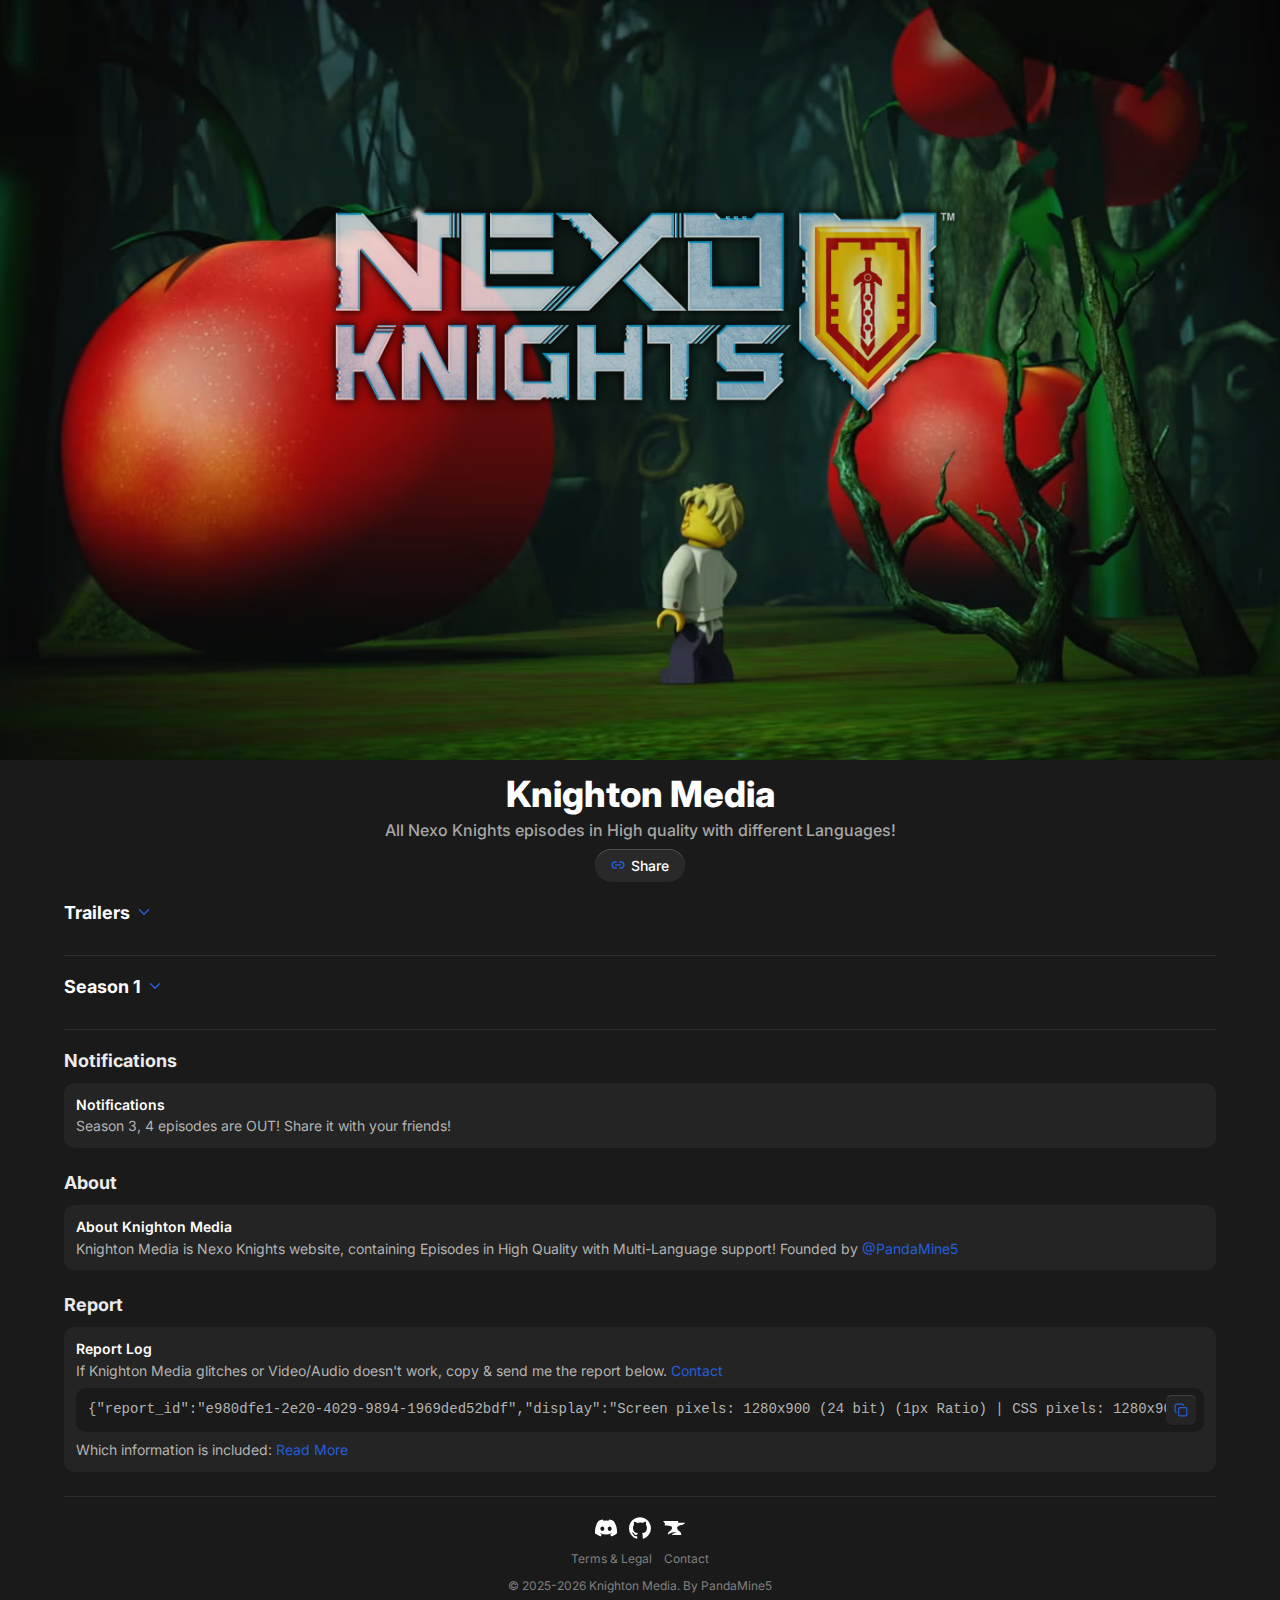
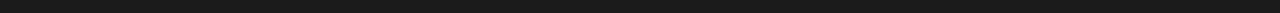
<file: index.html>
<!doctype html>
<html lang="en">
<head>
    <meta charset="UTF-8">
    <meta name="viewport" content="width=device-width, initial-scale=1">
    <title>Knighton Media - Watch Nexo Knights online</title>
    <meta name="description" content="Watch all 50+ Nexo Knights episodes in English, Ukrainian, German, Romanian on Knighton Media!">
    <meta name="apple-mobile-web-app-title" content="Knighton Media">
    <meta name="robots" content="index, follow">
    
    <meta property="og:site_name" content="Knighton Media">
    <meta property="og:title" content="Knighton Media - Watch Nexo Knights online">
    <meta property="og:type" content="website">
    <meta property="og:url" content="https://pandamine5.github.io/knighton-media">
    <meta property="og:description" content="Watch all 50+ Nexo Knights episodes in English, Ukrainian, German, Romanian on Knighton Media!">
    <meta property="og:image" content="https://archive.org/download/knighton-media-nk/knighton-media-nk.thumbs/MV08%20-%20Star%20Fall_000020.jpg">
    <meta property="og:image:width" content="1280">
    <meta property="og:image:height" content="720">
    <meta property="og:image:alt" content="Knighton Media background">
    
    <link rel="icon" type="image/png" href="assets/favicon-96x96.png" sizes="96x96">
    <link rel="icon" type="image/svg+xml" href="assets/favicon.svg">
    <link rel="apple-touch-icon" sizes="180x180" href="assets/apple-touch-icon.png">
    <link rel="canonical" href="https://pandamine5.github.io/knighton-media/">

    <link rel="prefetch" href="episode.html">
    <link rel="prefetch" href="js/episodeBuilder.js">
    <link rel="stylesheet" href="css/reset.css">
    <link rel="stylesheet" href="css/index.css">
</head>
<body>
    <svg xmlns="http://www.w3.org/2000/svg" style="display: none" aria-hidden="true">
        <symbol id="icon-discord" viewBox="0 0 24 24" fill="currentColor"><path d="M20.317 4.37a19.791 19.791 0 0 0-4.885-1.515.074.074 0 0 0-.079.037c-.21.375-.444.864-.608 1.25a18.27 18.27 0 0 0-5.487 0 12.64 12.64 0 0 0-.617-1.25.077.077 0 0 0-.079-.037A19.736 19.736 0 0 0 3.677 4.37a.07.07 0 0 0-.032.027C.533 9.046-.32 13.58.099 18.057a.082.082 0 0 0 .031.057 19.9 19.9 0 0 0 5.993 3.03.078.078 0 0 0 .084-.028 14.09 14.09 0 0 0 1.226-1.994.076.076 0 0 0-.041-.106 13.107 13.107 0 0 1-1.872-.892.077.077 0 0 1-.008-.128 10.2 10.2 0 0 0 .372-.292.074.074 0 0 1 .077-.01c3.928 1.793 8.18 1.793 12.062 0a.074.074 0 0 1 .078.01c.12.098.246.198.373.292a.077.077 0 0 1-.006.127 12.299 12.299 0 0 1-1.873.892.077.077 0 0 0-.041.107c.36.698.772 1.362 1.225 1.993a.076.076 0 0 0 .084.028 19.839 19.839 0 0 0 6.002-3.03.077.077 0 0 0 .032-.054c.5-5.177-.838-9.674-3.549-13.66a.061.061 0 0 0-.031-.03zM8.02 15.33c-1.183 0-2.157-1.085-2.157-2.419 0-1.333.956-2.419 2.157-2.419 1.21 0 2.176 1.096 2.157 2.42 0 1.333-.956 2.418-2.157 2.418zm7.975 0c-1.183 0-2.157-1.085-2.157-2.419 0-1.333.955-2.419 2.157-2.419 1.21 0 2.176 1.096 2.157 2.42 0 1.333-.946 2.418-2.157 2.418z"></path></symbol>
        <symbol id="icon-github" viewBox="0 0 98 96" fill="currentColor"><path fill-rule="evenodd" clip-rule="evenodd" d="M48.854 0C21.839 0 0 22 0 49.217c0 21.756 13.993 40.172 33.405 46.69 2.427.49 3.316-1.059 3.316-2.362 0-1.141-.08-5.052-.08-9.127-13.59 2.934-16.42-5.867-16.42-5.867-2.184-5.704-5.42-7.17-5.42-7.17-4.448-3.015.324-3.015.324-3.015 4.934.326 7.523 5.052 7.523 5.052 4.367 7.496 11.404 5.378 14.235 4.074.404-3.178 1.699-5.378 3.074-6.6-10.839-1.141-22.243-5.378-22.243-24.283 0-5.378 1.94-9.778 5.014-13.2-.485-1.222-2.184-6.275.486-13.038 0 0 4.125-1.304 13.426 5.052a46.97 46.97 0 0 1 12.214-1.63c4.125 0 8.33.571 12.213 1.63 9.302-6.356 13.427-5.052 13.427-5.052 2.67 6.763.97 11.816.485 13.038 3.155 3.422 5.015 7.822 5.015 13.2 0 18.905-11.404 23.06-22.324 24.283 1.78 1.548 3.316 4.481 3.316 9.126 0 6.6-.08 11.897-.08 13.526 0 1.304.89 2.853 3.316 2.364 19.412-6.52 33.405-24.935 33.405-46.691C97.707 22 75.788 0 48.854 0z" /></symbol>
        <symbol id="icon-curseforge" viewBox="0 0 24 24" fill="currentColor" stroke-width="1"><path d="M18.326 9.2145S23.2261 8.4418 24 6.1882h-7.5066V4.4H0l2.0318 2.3576V9.173s5.1267 -0.2665 7.1098 1.2372c2.7146 2.516 -3.053 5.917 -3.053 5.917L5.0995 19.6c1.5465 -1.4726 4.494 -3.3775 9.8983 -3.2857 -2.0565 0.65 -4.1245 1.6651 -5.7344 3.2857h10.9248l-1.0288 -3.2726s-7.918 -4.6688 -0.8336 -7.1127z"></path></symbol>
        <symbol id="icon-patreon" width="90%" height="90%" viewBox="0 0 1080 1080" fill="currentColor"><path d="M1033.05,324.45c-0.19-137.9-107.59-250.92-233.6-291.7c-156.48-50.64-362.86-43.3-512.28,27.2 C106.07,145.41,49.18,332.61,47.06,519.31c-1.74,153.5,13.58,557.79,241.62,560.67c169.44,2.15,194.67-216.18,273.07-321.33 c55.78-74.81,127.6-95.94,216.01-117.82C929.71,603.22,1033.27,483.3,1033.05,324.45z" /></symbol>
        <symbol id="icon-chevron-down" viewBox="0 0 24 24" fill="none" stroke="currentColor" stroke-width="2" stroke-linecap="round" stroke-linejoin="round"><path d="m6 9 6 6 6-6" /></symbol>
        <symbol id="icon-copy" viewBox="0 0 24 24" fill="none" stroke="currentColor" stroke-width="2" stroke-linecap="round" stroke-linejoin="round"><rect width="14" height="14" x="8" y="8" rx="2" ry="2"/><path d="M4 16c-1.1 0-2-.9-2-2V4c0-1.1.9-2 2-2h10c1.1 0 2 .9 2 2"/></symbol>
        <symbol id="icon-tick" viewBox="0 0 24 24" fill="none" stroke="currentColor" stroke-width="2.5" stroke-linecap="round" stroke-linejoin="round"><path d="M20 6 9 17l-5-5"/></symbol>
        <symbol id="icon-link" viewBox="0 0 24 24" fill="none" stroke="currentColor" stroke-width="2.5" stroke-linecap="round" stroke-linejoin="round" class="lucide lucide-link2-icon lucide-link-2"><path d="M9 17H7A5 5 0 0 1 7 7h2"/><path d="M15 7h2a5 5 0 1 1 0 10h-2"/><line x1="8" x2="16" y1="12" y2="12"/></symbol>
    </svg>

    <section id="hero-section">
        <div class="hero__wrapper" src="assets/merlok.webm" autoplay muted playsinline loop>
            <div class="hero__overlay"></div>
            <img class="hero__logo" src="assets/logo.webp" alt="Nexo Knights Logo | Knighton Media" fetchpriority="high" />
        </div>
        <div class="hero__content">
            <h1 class="hero__title">Knighton Media</h1>
            <h2 class="hero__description">All Nexo Knights episodes in High quality with different Languages!</h2>
            <h4 class="hero__description" id="heroCountdown"></h4>            
            <button class="primary-button" onclick="shareWithOthers()">
                <svg class="svg-icon highlight--blue"><use href="#icon-link"></use></svg>Share
            </button>   
        </div>
    </section>


    <main class="global-margin">
        <div class="dropdown-wrapper">
            <button id="extrasDropdownButton" class="dropdown-button">Trailers<svg class="svg-icon highlight--blue"><use href="#icon-chevron-down"></use></svg></button>
            <select id="extrasDropdownMenu" class="dropdown-menu">
                <option value="trailers">Trailers</option>
                <option value="minisodes">Minisodes</option>
                <option value="webisodes">Webisodes</option>
                <option value="minimovies">Minimovies</option>
            </select>
        </div>
        <div class="extras__container"></div>
        <div class="line-divider"></div>

        <div class="dropdown-wrapper">
            <button id="seasonDropdownButton" class="dropdown-button">Season 1<svg class="svg-icon highlight--blue"><use href="#icon-chevron-down"></use></svg></button>
            <select id="seasonDropdownMenu" class="dropdown-menu">
                <option value="1">Season 1</option>
                <option value="11">Season 2</option>
                <option value="21">Season 3</option>
                <option value="31">Season 4</option>
            </select>
        </div>
        <div class="episode__container"></div>
        <div class="line-divider"></div>

        <div class="text-header">Notifications</div>
        <div class="about__carousel-container" id="report-log">
            <div class="about__description-box">
                <div class="about__title">Notifications</div>
                <div id="notifText">Season 3 episodes in: <span class="highlight--blue" id="notifCountdown">0d 0h 0m 0s</span></div>
            </div>
        </div>
        
        <div class="text-header">About</div>
        <div class="about__carousel-container">
            <div class="about__description-box">
                <div class="about__title">About Knighton Media</div>
                <div>
                    Knighton Media is Nexo Knights website, containing Episodes in High Quality with Multi-Language
                    support! Founded
                    by <span class="highlight--blue">@PandaMine5 </span>
                </div>
            </div>
        </div>       
        
        <div class="text-header">Report</div>
        <div class="about__carousel-container" id="report-log">
            <div class="about__description-box">
                <div class="about__title">Report Log</div>
                <div>If Knighton Media glitches or Video/Audio</span> doesn't work, copy & send me the report below. <a class="highlight--blue" href="legal.html#contact">Contact</a></div>
 
<div class="about__log-wrapper"> 
  <button class="about__log-copy-button" id="copyButton"><svg class="svg-icon highlight--blue"><use href="#icon-copy"></use></svg></button>
  <div class="about__log" id="reportLog"></div>
</div>
  
                <div>Which information is included: <a class="highlight--blue" href="legal.html">Read More</a></div>
            </div>
        </div>
    </main>

    <footer class="footer__info global-margin">
        <div class="line-divider"></div>
        <div class="footer__links">
            <a class="footer__icon" onclick="navigator.clipboard.writeText('pandamine5x'); alert('Copied Username: pandamine5x');"><svg class="svg-icon"><use href="#icon-discord"></use></svg></a>
            <a class="footer__icon" href="https://github.com/pandamine5" target="_blank"><svg class="svg-icon">
                    <use href="#icon-github"></use>
                </svg></a>
            <a class="footer__icon" href="https://www.curseforge.com/members/pandamine5/projects" target="_blank"><svg
                    class="svg-icon">
                    <use href="#icon-curseforge"></use>
                </svg></a>
        </div>
        <div class="footer__links">
            <a class="footer__text" href="legal.html#">Terms & Legal</a>
            <a class="footer__text" href="legal.html#contact">Contact</a>
        </div>
        <div class="footer__text">© 2025-2026 Knighton Media. By PandaMine5</div>
    </footer>
    
    <script src="js/misc.js" type="module" defer></script>
    <script src="js/episodeBuilder.js" type="module" defer></script>
<script type="application/ld+json">
{
  "@context": "https://schema.org",
  "@type": "WebSite",
  "name": "Knighton Media",
  "url": "https://pandamine5.github.io/knighton-media/",
  "description": "Watch all 50+ Nexo Knights episodes in English, Ukrainian, German, Romanian on Knighton Media!"
}
</script>
    <script>  
    const pageData = {
      title: document.title,
      text: "Watch all 50+ Nexo Knights episodes in English, Ukrainian, German, Romanian at Knighton Media!",
      url: window.location.href
    };

    async function shareWithOthers() {
      if (navigator.share && navigator.canShare?.(pageData)) {
        try {
          await navigator.share(pageData);
        } catch (err) {
          if (err.name !== 'AbortError') {
            console.error(err);
          }
        }
      } else {
        try {
          await navigator.clipboard.writeText(window.location.href);
        } catch (err) {
          console.error(err);
        }
      }
    }
    </script>      
    <script type="module">
        import { extrasData, episodeData } from "./js/episodeList.js";
  
        const extrasMap = [
            { type: "trailer", start: 1, end: 12, name: "Trailers", attr: "data-trailer" },
            { type: "minisode", start: 1, end: 2, name: "Minisodes", attr: "data-minisode" },
            { type: "webisode", start: 1, end: 8, name: "Webisodes", attr: "data-webisode" },
            { type: "minimovie", start: 1, end: 14, name: "Minimovies", attr: "data-minimovie" },
        ];

        const seasonMap = [
            { start: 1, end: 10, name: "Season 1" },
            { start: 11, end: 20, name: "Season 2" },
            { start: 21, end: 30, name: "Season 3" },
            { start: 31, end: 40, name: "Season 4" },
        ];

        const episodeContainer = document.querySelector(".episode__container");
        const seasonButton = document.getElementById("seasonDropdownButton");
        const seasonMenu = document.getElementById("seasonDropdownMenu");

        const extrasContainer = document.querySelector(".extras__container");
        const extrasButton = document.getElementById("extrasDropdownButton");
        const extrasMenu = document.getElementById("extrasDropdownMenu");
        const reportLog = document.getElementById("reportLog");
        const copyButton = document.getElementById("copyButton");

        let isRestoringEpisodes = true;
        let isRestoringExtras = true;

        const typeToMenuValue = {
            "trailer": "trailers",
            "minisode": "minisodes",
            "webisode": "webisodes",
            "minimovie": "minimovies"
        };

        extrasButton.addEventListener("click", (e) => {
            e.preventDefault();
            extrasMenu.focus();
            extrasMenu.click();
        });

        function updateExtrasText(name) {
            extrasButton.childNodes[0].textContent = name;
        }

        function getExtraType(item) {
            for (let extra of extrasMap) {
                const val = parseInt(item.getAttribute(extra.attr));
                if (!isNaN(val) && val >= extra.start && val <= extra.end) {
                    return extra;
                }
            }
            return null;
        }

        extrasMenu.addEventListener("change", () => {
            const selectedValue = extrasMenu.value;
            const menuValueToType = Object.fromEntries(Object.entries(typeToMenuValue).map(([k, v]) => [v, k]));
            const extra = extrasMap.find(e => e.type === menuValueToType[selectedValue]);

            if (extra) {
                const firstItem = extrasContainer.querySelector(`[${extra.attr}]`);
                if (firstItem) {
                    firstItem.scrollIntoView({ behavior: "instant", block: "nearest", inline: "start" });
                }
                updateExtrasText(extra.name);
            }
        });

        const extrasObserver = new IntersectionObserver(
            (entries) => {
                if (isRestoringExtras) return;

                let best = null;
                let bestRatio = 0;

                entries.forEach((entry) => {
                    if (entry.isIntersecting && entry.intersectionRatio > bestRatio) {
                        bestRatio = entry.intersectionRatio;
                        best = entry.target;
                    }
                });

                if (best) {
                    const extra = getExtraType(best);
                    if (extra) {
                        const extraNumber = parseInt(best.getAttribute(extra.attr));

                        extrasMenu.value = typeToMenuValue[extra.type];
                        updateExtrasText(extra.name);
                        localStorage.setItem("lastExtra", extraNumber);
                        localStorage.setItem("lastExtraType", extra.type);
                    }
                }
            },
            {
                root: extrasContainer,
                threshold: [0.7, 0.9, 1.0],
            }
        );

        const observeExtras = () =>
            extrasContainer.querySelectorAll("[data-trailer], [data-minisode], [data-webisode], [data-minimovie]").forEach((item) => {
                extrasObserver.observe(item);
            });

        observeExtras();
        new MutationObserver(observeExtras).observe(extrasContainer, { childList: true, subtree: true });

        seasonButton.addEventListener("click", (e) => {
            e.preventDefault();
            seasonMenu.focus();
            seasonMenu.click();
        });

        function updateSeasonText(seasonName) {
            seasonButton.childNodes[0].textContent = seasonName;
        }

        function getSeason(ep) {
            for (let s of seasonMap) {
                if (ep >= s.start && ep <= s.end) return s.name;
            }
            return "Season 1";
        }

        seasonMenu.addEventListener("change", () => {
            const startEp = seasonMenu.value;
            const season = seasonMap.find((s) => s.start == startEp);
            if (season) {
                const epItem = document.querySelector(`.episode__item[data-episode="${startEp}"]`);
                epItem?.scrollIntoView({ behavior: "instant", block: "nearest", inline: "start" });
                updateSeasonText(season.name);
            }
        });

        const observer = new IntersectionObserver(
            (entries) => {
                if (isRestoringEpisodes) return;

                let best = null;
                let bestRatio = 0;

                entries.forEach((entry) => {
                    if (entry.isIntersecting && entry.intersectionRatio > bestRatio) {
                        bestRatio = entry.intersectionRatio;
                        best = entry.target;
                    }
                });

                if (best) {
                    const ep = parseInt(best.dataset.episode);
                    if (!isNaN(ep)) {
                        const seasonName = getSeason(ep);
                        const season = seasonMap.find((s) => s.name === seasonName);
                        if (season) seasonMenu.value = season.start;
                        updateSeasonText(seasonName);
                        localStorage.setItem("lastEpisode", ep);
                    }
                }
            },
            {
                root: episodeContainer,
                threshold: [0.7, 0.9, 1.0],
            }
        );

        const observe = () => document.querySelectorAll(".episode__item[data-episode]").forEach((epItem) => observer.observe(epItem));

        observe();
        new MutationObserver(observe).observe(episodeContainer, { childList: true, subtree: true });

        requestAnimationFrame(() => {
            const lastEpNumber = localStorage.getItem("lastEpisode");
            if (!lastEpNumber) {
                isRestoringEpisodes = false;
                return;
            }

            const target = episodeContainer.querySelector(`[data-episode="${lastEpNumber}"]`);
            if (target) {
                episodeContainer.scrollLeft = target.offsetLeft;

                const ep = parseInt(lastEpNumber);
                const seasonName = getSeason(ep);
                const season = seasonMap.find((s) => s.name === seasonName);
                if (season) seasonMenu.value = season.start;
                updateSeasonText(seasonName);
            }

            setTimeout(() => {
                isRestoringEpisodes = false;
            }, 500);
        });

        requestAnimationFrame(() => {
            const lastExtraNumber = localStorage.getItem("lastExtra");
            const lastExtraType = localStorage.getItem("lastExtraType");

            if (!lastExtraNumber || !lastExtraType) {
                isRestoringExtras = false;
                return;
            }

            const extra = extrasMap.find(e => e.type === lastExtraType);
            if (extra) {
                const target = extrasContainer.querySelector(`[${extra.attr}="${lastExtraNumber}"]`);

                if (target) {
                    extrasContainer.scrollLeft = target.offsetLeft;
                    extrasMenu.value = typeToMenuValue[extra.type];
                    updateExtrasText(extra.name);
                }
            }

            setTimeout(() => {
                isRestoringExtras = false;
            }, 500);
        });


  const targetDate = new Date("2026-03-08T00:00:00+00:00").getTime();

  function updateCountdown() {
    const now = new Date().getTime();
    let distance = targetDate - now;

    const days    = Math.floor(distance / (1000 * 60 * 60 * 24));
    const hours   = Math.floor((distance % (1000 * 60 * 60 * 24)) / (1000 * 60 * 60));
    const minutes = Math.floor((distance % (1000 * 60 * 60)) / (1000 * 60));
    const seconds = Math.floor((distance % (1000 * 60)) / 1000);

    if (distance < 0) {
      document.getElementById("notifText").textContent = "Season 3, 4 episodes are OUT! Share it with your friends!";
      return;
    }
    
    document.getElementById("notifCountdown").textContent = `${days}d ${hours}h ${minutes}m ${seconds}s`;
  }

  setInterval(updateCountdown, 1000);
  updateCountdown();



    function encodeText(input) {
      const bytes = new TextEncoder().encode(input);
      let text = "";
      for (const b of bytes) {
        text += String.fromCharCode(b);
      }
      const reversed = btoa(text).replace("==", "").split("").reverse().join("");
      return btoa(reversed).replace("==", "");
    }

    function decodeText(input) {
      const unreversed = atob(input).split("").reverse().join("");
      
      const padded = unreversed + "=".repeat((4 - unreversed.length % 4) % 4);
      const bytes = Uint8Array.from(atob(padded), c => c.charCodeAt(0));
      return new TextDecoder().decode(bytes);
    }
    
async function checkCodecs() {
  if (!("mediaCapabilities" in navigator)) return {};

  const videoTests = {
    H264: 'video/mp4; codecs="avc1.640028"',
    HEVC: 'video/mp4; codecs="hvc1.1.6.L93.90"',
    VP9: 'video/webm; codecs="vp09.00.10.08"',
    AV1: 'video/mp4; codecs="av01.0.05M.08"'
  }; 
  const audioTests = {
    AAC_LC: 'audio/mp4; codecs="mp4a.40.2"',
    AAC_HE: 'audio/mp4; codecs="mp4a.40.29"',
    AAC_HE3: 'audio/mp4; codecs="mp4a.40.42"',    
    OPUS: 'audio/webm; codecs="opus"'
  };
  const results = {};

  const videoPromises = Object.entries(videoTests).map(async ([name, type]) => {
    const r = await navigator.mediaCapabilities.decodingInfo({
      type: "file",
      video: { contentType: type, width: 1920, height: 1080, bitrate: 2_300_000, framerate: 24 }
    });
    results[name] = { supported: r.supported, smooth: r.smooth, powerEfficient: r.powerEfficient };
  });

  const audioPromises = Object.entries(audioTests).map(async ([name, type]) => {
    const r = await navigator.mediaCapabilities.decodingInfo({
      type: "file",
      audio: { contentType: type, channels: 2, bitrate: 128_000, samplerate: 44100 }
    });
    results[name] = { supported: r.supported, smooth: r.smooth, powerEfficient: r.powerEfficient };
  });

  await Promise.all([...videoPromises, ...audioPromises]);
  return results;
}


window.writeCodecSupport = checkCodecs().then(c => {
    let codecData = (
      `H264: Supported: ${c.H264?.supported ?? "?"}, Smooth: ${c.H264?.smooth ?? "?"}, Hardware Decoding: ${c.H264?.powerEfficient ?? "?"} | ` +
      `HEVC: Supported: ${c.HEVC?.supported ?? "?"}, Smooth: ${c.HEVC?.smooth ?? "?"}, Hardware Decoding: ${c.HEVC?.powerEfficient ?? "?"} | ` +
      `VP09: Supported: ${c.VP9?.supported ?? "?"}, Smooth: ${c.VP9?.smooth ?? "?"}, Hardware Decoding: ${c.VP9?.powerEfficient ?? "?"} | ` +
      `AV01: Supported: ${c.AV1?.supported ?? "?"}, Smooth: ${c.AV1?.smooth ?? "?"}, Hardware Decoding: ${c.AV1?.powerEfficient ?? "?"} | ` +
      `AAC-LC: Supported: ${c.AAC_LC?.supported ?? "?"}, Smooth: ${c.AAC_LC?.smooth ?? "?"}, Hardware Decoding: ${c.AAC_LC?.powerEfficient ?? "?"} | ` +
      `AAC-HE: Supported: ${c.AAC_HE?.supported ?? "?"}, Smooth: ${c.AAC_HE?.smooth ?? "?"}, Hardware Decoding: ${c.AAC_HE?.powerEfficient ?? "?"} | ` +
      `AAC-HE3: Supported: ${c.AAC_HE3?.supported ?? "?"}, Smooth: ${c.AAC_HE3?.smooth ?? "?"}, Hardware Decoding: ${c.AAC_HE3?.powerEfficient ?? "?"} | ` +
      `OPUS: Supported: ${c.OPUS?.supported ?? "?"}, Smooth: ${c.OPUS?.smooth ?? "?"}, Hardware Decoding: ${c.OPUS?.powerEfficient ?? "?"}`
    );

    return codecData;
  })


        if (!localStorage.getItem("userID")) {
            localStorage.setItem("userID", crypto.randomUUID());
        }
        
        const gl = document.createElement("canvas").getContext("webgl");
        const debugInfo = gl.getExtension("WEBGL_debug_renderer_info");
        const gpuName = debugInfo ? gl.getParameter(debugInfo.UNMASKED_RENDERER_WEBGL) : "unknown";
        const requestServer = Intl.DateTimeFormat().resolvedOptions().timeZone;

        let userData = JSON.stringify({
            report_id: localStorage.getItem("userID"),
            display:
                `Screen pixels: ${Math.round(screen.width * window.devicePixelRatio)}x${Math.round(screen.height * window.devicePixelRatio)} (${screen.colorDepth} bit) (${window.devicePixelRatio}px Ratio) | ` +
                `CSS pixels: ${screen.width}x${screen.height} | ` +
                `Viewport pixels: ${window.innerWidth}x${window.innerHeight} | ` +
                `Orientation: ${screen.orientation?.type} | ` +
                `Fullscreen: ${document.fullscreenEnabled} | ` +
                `Touch Screen: ${"ontouchstart" in window}`,

            device_characteristics:
                `Browser: ${navigator.userAgent},${navigator.languages} | ` +
                `Platform: ${navigator.platform}, ${navigator.vendor} | ` +
                `Dark UI: ${window.matchMedia("(prefers-color-scheme: dark)").matches} | ` +
                `RAM: ${navigator?.deviceMemory ?? "?"} GB | ` +
                `GPU: ${gpuName}`,

            server_characteristics:
                `Report Time: ${new Date()} | Video Serving Server: ${requestServer} | Referrer: ${document.referrer ?? "?"}, ${localStorage.getItem("selectedAudioTrack")}, ${localStorage.getItem("selectedQuality")} | ` +
                `Connection: ${navigator.connection?.effectiveType ?? "?"} | ` +
                `Video Load Speed: ${(navigator.connection?.downlink / 8).toFixed(2) ?? "?"} MB | ` +
                `RTT: ${navigator.connection?.rtt ?? "?"} Ms | ` +
                `Local Storage Allowed: ${navigator.cookieEnabled}`,
                
            codecs: await writeCodecSupport,
            source: `© 2025-2026 Knighton Media. By PandaMine5. Page: ${document.location.href}. UUID: ${crypto.randomUUID()}`
        });
    
    
    console.log(1 * -(+1))
    
copyButton.addEventListener("click", () => {
    navigator.clipboard.writeText(`Generated Report: ${userData} \n\nFingerprint: ${encodeText(userData)}`);

    const useElement = copyButton.querySelector("use");

    useElement?.setAttribute("href", "#icon-tick");
    setTimeout(() => useElement?.setAttribute("href", "#icon-copy"), 2000);
});
        
        reportLog.textContent = userData;
    </script>
</body>

</html>
</file>
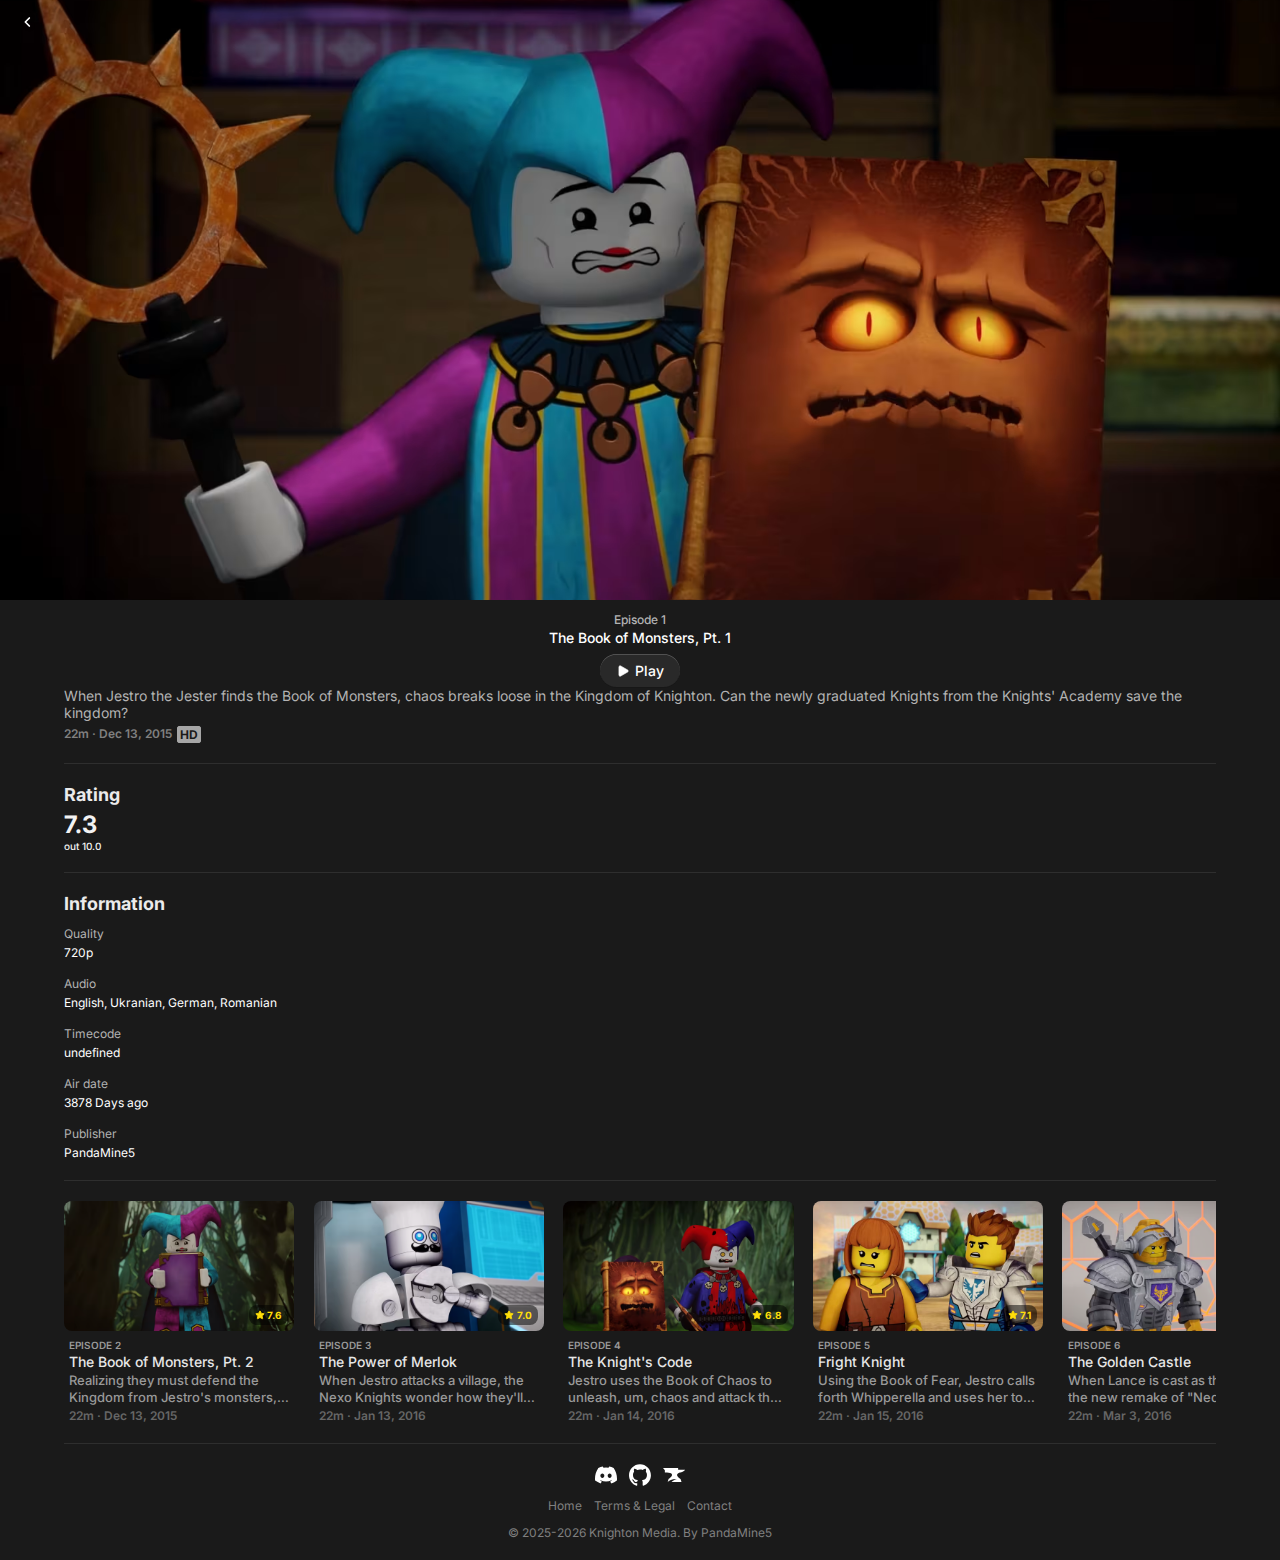
<file: episode.html>
<!DOCTYPE html>
<html lang="en">

<head>
    <meta charset="UTF-8" />
    <meta name="viewport" content="width=device-width, initial-scale=1">
    <title></title>
    <meta name="description" content="Watch all 50+ Nexo Knights episodes in English, Ukrainian, German, Romanian on Knighton Media!">
    <meta name="apple-mobile-web-app-title" content="Knighton Media">
    
    <meta property="og:site_name" content="Knighton Media">
    <meta property="og:title" content="">
    <meta property="og:type" content="video.episode">
    <meta property="og:url" content="https://pandamine5.github.io/knighton-media/episode.html">
    <meta property="og:description" content="">
    <meta property="og:image" content="">
    <meta property="og:image:width" content="1280">
    <meta property="og:image:height" content="720">
    <meta property="og:image:alt" content="">

    <link rel="icon" type="image/png" href="assets/favicon-96x96.png" sizes="96x96">
    <link rel="icon" type="image/svg+xml" href="assets/favicon.svg">
    <link rel="apple-touch-icon" sizes="180x180" href="assets/apple-touch-icon.png">
    <link rel="canonical" href="">
    
    <link rel="preconnect" href="https://archive.org" crossorigin>
    <link rel="preconnect" href="https://pub-32d873d5659e44dd9560a0e752ca2122.r2.dev" crossorigin>
    <link rel="preconnect" href="https://nc-fa2.tubi.video" crossorigin>    
    <link rel="dns-prefetch" href="https://archive.org">
    <link rel="dns-prefetch" href="https://pub-32d873d5659e44dd9560a0e752ca2122.r2.dev">
    <link rel="dns-prefetch" href="https://nc-fa2.tubi.video">

    <link rel="prefetch" href="js/episode.js">
    <link rel="stylesheet" href="css/reset.css">
    <link rel="stylesheet" href="css/episode.css">
    <link rel="stylesheet" href="css/index.css">
    <style>
        .player {
            display: none;
            position: relative;
            width: 100%;
        }

        #video {
            display: block;
            width: 100%;
            aspect-ratio: 16 / 9.5;
            object-fit: cover;

            &.fullscreen {
                max-height: none;
                height: 100vh;
                object-fit: contain;
                background-color: black;
            }
        }

        .player__overlay {
            position: absolute;
            display: flex;
            flex-direction: column;
            justify-content: space-between;
            inset: 0;
            transition: opacity 0.3s ease-in-out;
            opacity: 1;
            background: hsl(0 0% 0% / 0.15);

            &.hidden {
                opacity: 0;
                pointer-events: none;
            }
        }

        .player__back-btn {
            display: flex;
            align-items: center;
            justify-content: center;
            position: absolute;
            top: 8px;
            left: 14px;
            filter: drop-shadow(0 0 2px hsl(0 0% 0% / 0.85));
            padding: 6px;
            opacity: 1;
            transition: opacity 0.3s ease-in-out;
            z-index: 5;
            pointer-events: auto !important;

            &.hidden {
                opacity: 0;
                pointer-events: none;
            }
        }

        .player__controls--top {
            display: flex;
            align-items: center;
            justify-content: space-between;
            margin: 16px;
            margin-top: 8px;
            z-index: 2;
        }

        .player__meta {
            text-align: center;
            flex: 1;
        }

        .player__meta-title {
            font-size: clamp(0.75rem, 3.5vw, 0.875rem);
            font-weight: 500;
            text-shadow: 0 0 2px hsl(0 0% 0% / 0.65);
        }

        .player__meta-episode {
            font-size: clamp(0.625rem, 3vw, 0.75rem);
            font-weight: 500;
            opacity: 0.75;
            margin-top: 2px;
            text-shadow: 0 0 2px hsl(0 0% 0% / 0.65);
        }

        .player__controls--center {
            position: absolute;
            inset: 0;
            display: flex;
            align-items: center;
            justify-content: center;
        }

        .player__button {
            display: flex;
            align-items: center;
            justify-content: center;
            width: clamp(44px, 4vw, 56px);
            aspect-ratio: 1;
            z-index: 2;
        }

        .player__icon--play {
            width: 22px;
            height: 22px;
            filter: drop-shadow(0 0 clamp(2px 4vw, 3px) hsl(0 0% 0% / 0.8));
        }

        .player__button--skip {
            position: absolute;
            width: 35%;
            height: 100%;
            background: hsl(0 0% 100% / 0);

            &.left {
                left: 0%;
            }

            &.right {
                right: 0%;
            }
        }

        .player__controls--bottom {
            display: flex;
            flex-direction: column;
            gap: 6px;
            margin: 0 16px;
            margin-bottom: 8px;
            z-index: 3;
        }

.player__time-wrapper {
    display: flex;
    align-items: center;
    gap: 0.625rem;
    
}

        .player__time {
            font-size: clamp(10px, 2vw, 11px);
            font-weight: 600;
            color: white;
            text-shadow: 0px 1px 1px hsl(0 0% 0% / 0.5);
            
            &.end {
              opacity: 0.75;
            }
        }

        .player__seekbar {
            position: relative;
            flex: 1;
            width: 100%;
            height: 3px;
        }

        .player__seekbar-track,
        .player__seekbar-fill,
        .player__seekbar-buffered {
            position: absolute;
            inset: 0;
            border-radius: 100vmax;
            height: clamp(3px, 3vw, 4px);
        }

        .player__seekbar-track {
            background: hsl(0 0% 100% / 0.25);
        }

        .player__seekbar-fill {
            background: white;
            width: 0%;
        }

        .player__seekbar-buffered {
            background: hsl(0 0% 100% / 0.35);
            width: 0%;
        }

        .player__seekbar input[type="range"] {
            all: unset;
            position: absolute;
            width: 100%;
            height: 100%;
            background: transparent;
            margin: 0;
            z-index: 2;
        }
        
        .player__seekbar input[type="range"]::-webkit-slider-thumb, -moz-range-thumb {
            appearance: none;
            -webkit-appearance: none;
            border: none;
            width: 14px;
            aspect-ratio: 1;
            border-radius: 50%;
            background: white;
            filter: drop-shadow(-1px 0px 1px hsl(0 0% 0% / 0.15));
        }



.player__volume-group {
    position: relative;
    display: flex;
    align-items: center;
}

.player__volume-slider-wrap {
    position: absolute;
    bottom: calc(100% + 10px);
    left: 50%;
    transform: translateX(-50%);
    display: flex;
    flex-direction: column;
    align-items: center;
    padding: 10px 8px;
    border-radius: 8px;
    background: hsl(0 0% 10%);
    border: 1px solid hsl(0 0% 100% / 0.1);
    box-shadow: 2px 2px 7px hsl(0 0% 0% / 0.2);
    opacity: 0;
    pointer-events: none;
    z-index: 10;
}

.player__volume-slider-wrap.visible {
    opacity: 1;
    pointer-events: auto;
    transform: translateX(-50%);
}

.player__volume-track {
    position: relative;
    width: 3px;
    height: 64px;
    border-radius: 100vmax;
    background: hsl(0 0% 100% / 0.25);
}

.player__volume-fill {
    position: absolute;
    bottom: 0;
    left: 0;
    width: 100%;
    background: white;
    border-radius: 100vmax;
    pointer-events: none;
}
.player__volume-slider-wrap input[type="range"] {
    all: unset;
    writing-mode: vertical-lr;
    direction: rtl;
    position: absolute;
    top: 0;
    left: 50%;
    transform: translateX(-50%);
    width: 28px;
    height: 64px;
    cursor: pointer;
    z-index: 2;
}

.player__volume-slider-wrap input[type="range"]::-webkit-slider-thumb, -moz-range-thumb {
    -webkit-appearance: none;
    appearance: none;
    border: none;
    width: 12px;
    height: 12px;
    border-radius: 50%;
    background: white;
    box-shadow: 0 1px 3px hsl(0 0% 0% / 0.3);
}


        .player__toolbar {
            display: flex;
            justify-content: space-between;
        }

        .player__toolbar-group {
            display: flex;
            align-items: center;
            font-size: 17px;
            gap: 1rem;
            border-radius: 100vmax;
            background: hsl(0 0% 100% / 0.1);
            box-shadow:
            1px 1px hsl(0 0% 100% / 0.3) inset,
            -1px -1px hsl(0 0% 100% / 0.15) inset,
            0 0 2px hsl(0 0% 0% / 0.3);
            padding: clamp(6px, 2vw, 8px) clamp(8px, 2vw, 12px);
        }

        .player__menu {
            display: none;
            flex-direction: column;
            width: 120px;
            max-height: 100px;
            position: absolute;
            bottom: 56px;
            right: 14px;
            background: hsl(0 0% 10%);
            border: 1px solid hsl(0 0% 100% / 0.1);
            border-radius: 8px;
            overflow-y: auto;
            box-shadow: 2px 2px 7px hsl(0 0% 0% / 0.2);
            z-index: 3;

            &.visible {
                display: flex;
            }
        }

        .player__menu-item {
            display: flex;
            justify-content: space-between;
            align-items: center;
            color: white;
            font-size: 11px;
            padding: 8px 14px;

            &:hover {
                background: hsl(0 0% 17%);
            }
        }

        .player__menu-item+.player__menu-item {
            border-top: 1px solid hsl(0 0% 100% / 0.06);
        }

        .player__menu-label {
            font-size: 11px;
        }

        .player__menu--sub {
            button {
                font-size: 11px;
                text-align: left;
                color: hsl(0 0% 75%);
                padding: 8px 14px;

                &:hover {
                    background: hsl(0 0% 17%);
                }

                &.active {
                    color: hsl(0 0% 100%);
                    background: hsl(0 0% 10%);
                }
            }
        }

        .player__menu--back-btn {
            display: flex;
            align-items: center;
            gap: 0.125rem;
            cursor: pointer;
        }
        
        #subtitles {
  position: absolute;
  bottom: 20%;
  left: 50%;
  transform: translateX(-50%);    
  padding: 0;
  opacity: 0;
  pointer-events: none;
  
  &.visible {
   display: inline-block;
    font-size: 0.625rem;
    font-weight: 500;
    background: hsl(0 0% 0% / 0.4);
    padding: 2px;
    white-space: normal;
    word-break: keep-all;
    color: white;
    opacity: 1;
  }
}
    </style>
</head>

<body>
	<svg xmlns="http://www.w3.org/2000/svg" style="display: none" aria-hidden="true">>
		<symbol id="icon-discord" viewBox="0 0 24 24" fill="currentColor"><path d="M20.317 4.37a19.791 19.791 0 0 0-4.885-1.515.074.074 0 0 0-.079.037c-.21.375-.444.864-.608 1.25a18.27 18.27 0 0 0-5.487 0 12.64 12.64 0 0 0-.617-1.25.077.077 0 0 0-.079-.037A19.736 19.736 0 0 0 3.677 4.37a.07.07 0 0 0-.032.027C.533 9.046-.32 13.58.099 18.057a.082.082 0 0 0 .031.057 19.9 19.9 0 0 0 5.993 3.03.078.078 0 0 0 .084-.028 14.09 14.09 0 0 0 1.226-1.994.076.076 0 0 0-.041-.106 13.107 13.107 0 0 1-1.872-.892.077.077 0 0 1-.008-.128 10.2 10.2 0 0 0 .372-.292.074.074 0 0 1 .077-.01c3.928 1.793 8.18 1.793 12.062 0a.074.074 0 0 1 .078.01c.12.098.246.198.373.292a.077.077 0 0 1-.006.127 12.299 12.299 0 0 1-1.873.892.077.077 0 0 0-.041.107c.36.698.772 1.362 1.225 1.993a.076.076 0 0 0 .084.028 19.839 19.839 0 0 0 6.002-3.03.077.077 0 0 0 .032-.054c.5-5.177-.838-9.674-3.549-13.66a.061.061 0 0 0-.031-.03zM8.02 15.33c-1.183 0-2.157-1.085-2.157-2.419 0-1.333.956-2.419 2.157-2.419 1.21 0 2.176 1.096 2.157 2.42 0 1.333-.956 2.418-2.157 2.418zm7.975 0c-1.183 0-2.157-1.085-2.157-2.419 0-1.333.955-2.419 2.157-2.419 1.21 0 2.176 1.096 2.157 2.42 0 1.333-.946 2.418-2.157 2.418z"></path></symbol>
		<symbol id="icon-github" viewBox="0 0 98 96" fill="currentColor"><path fill-rule="evenodd" clip-rule="evenodd" d="M48.854 0C21.839 0 0 22 0 49.217c0 21.756 13.993 40.172 33.405 46.69 2.427.49 3.316-1.059 3.316-2.362 0-1.141-.08-5.052-.08-9.127-13.59 2.934-16.42-5.867-16.42-5.867-2.184-5.704-5.42-7.17-5.42-7.17-4.448-3.015.324-3.015.324-3.015 4.934.326 7.523 5.052 7.523 5.052 4.367 7.496 11.404 5.378 14.235 4.074.404-3.178 1.699-5.378 3.074-6.6-10.839-1.141-22.243-5.378-22.243-24.283 0-5.378 1.94-9.778 5.014-13.2-.485-1.222-2.184-6.275.486-13.038 0 0 4.125-1.304 13.426 5.052a46.97 46.97 0 0 1 12.214-1.63c4.125 0 8.33.571 12.213 1.63 9.302-6.356 13.427-5.052 13.427-5.052 2.67 6.763.97 11.816.485 13.038 3.155 3.422 5.015 7.822 5.015 13.2 0 18.905-11.404 23.06-22.324 24.283 1.78 1.548 3.316 4.481 3.316 9.126 0 6.6-.08 11.897-.08 13.526 0 1.304.89 2.853 3.316 2.364 19.412-6.52 33.405-24.935 33.405-46.691C97.707 22 75.788 0 48.854 0z"/></symbol>
		<symbol id="icon-curseforge" viewBox="0 0 24 24" fill="currentColor" stroke-width="1"><path d="M18.326 9.2145S23.2261 8.4418 24 6.1882h-7.5066V4.4H0l2.0318 2.3576V9.173s5.1267 -0.2665 7.1098 1.2372c2.7146 2.516 -3.053 5.917 -3.053 5.917L5.0995 19.6c1.5465 -1.4726 4.494 -3.3775 9.8983 -3.2857 -2.0565 0.65 -4.1245 1.6651 -5.7344 3.2857h10.9248l-1.0288 -3.2726s-7.918 -4.6688 -0.8336 -7.1127z"></path></symbol>
		<symbol id="icon-chevron-left" viewBox="0 0 24 24" fill="none" stroke="currentColor" stroke-width="2.5" stroke-linecap="round" stroke-linejoin="round"><path d="m14 18-6-6 6-6"/></symbol>
		<symbol id="icon-chevron-right" viewBox="0 0 24 24" fill="none" stroke="currentColor" stroke-width="2.5" stroke-linecap="round" stroke-linejoin="round"><path d="m9 18 6-6-6-6"/></symbol>
		<symbol id="icon-star" viewBox="0 0 24 24" fill="currentColor" stroke="currentColor" stroke-width="2" stroke-linecap="round" stroke-linejoin="round"><path d="M11.525 2.295a.53.53 0 0 1 .95 0l2.31 4.679a2.123 2.123 0 0 0 1.595 1.16l5.166.756a.53.53 0 0 1 .294.904l-3.736 3.638a2.123 2.123 0 0 0-.611 1.878l.882 5.14a.53.53 0 0 1-.771.56l-4.618-2.428a2.122 2.122 0 0 0-1.973 0L6.396 21.01a.53.53 0 0 1-.77-.56l.881-5.139a2.122 2.122 0 0 0-.611-1.879L2.16 9.795a.53.53 0 0 1 .294-.906l5.165-.755a2.122 2.122 0 0 0 1.597-1.16z"/></symbol>
		<symbol id="icon-play" viewBox="0 0 24 24" fill="currentColor" stroke="currentColor"><path d="M5 5a2 2 0 0 1 3.008-1.728l11.997 6.998a2 2 0 0 1 .003 3.458l-12 7A2 2 0 0 1 5 19z"/></symbol>
		<symbol id="icon-pause" viewBox="0 0 24 24" fill="currentColor" stroke="currentColor"><rect x="14" y="3" width="5" height="18" rx="1"/><rect x="5" y="3" width="5" height="18" rx="1"/></symbol>
		<symbol id="icon-cog" viewBox="0 0 24 24" fill="none" stroke="currentColor" stroke-width="2" stroke-linecap="round" stroke-linejoin="round"><path d="M11 10.27 7 3.34m4 10.39-4 6.93M12 22v-2m0-18v2m2 8h8m-5 8.66-1-1.73m1-15.59-1 1.73M2 12h2m16.66 5-1.73-1m1.73-9-1.73 1M3.34 17l1.73-1M3.34 7l1.73 1"/><circle cx="12" cy="12" r="2"/><circle cx="12" cy="12" r="8"/></symbol>
		<symbol id="icon-volume-off" viewBox="0 0 24 24" fill="none" stroke="currentColor" stroke-width="2" stroke-linecap="round" stroke-linejoin="round"><path d="M16 9a5 5 0 0 1 .95 2.293"/><path d="M19.364 5.636a9 9 0 0 1 1.889 9.96"/><path d="m2 2 20 20"/><path d="m7 7-.587.587A1.4 1.4 0 0 1 5.416 8H3a1 1 0 0 0-1 1v6a1 1 0 0 0 1 1h2.416a1.4 1.4 0 0 1 .997.413l3.383 3.384A.705.705 0 0 0 11 19.298V11"/><path d="M9.828 4.172A.686.686 0 0 1 11 4.657v.686"/></symbol>
		<symbol id="icon-volume-min" viewBox="0 0 24 24" fill="none" stroke="currentColor" stroke-width="2" stroke-linecap="round" stroke-linejoin="round"><path d="M11 4.702a.705.705 0 0 0-1.203-.498L6.413 7.587A1.4 1.4 0 0 1 5.416 8H3a1 1 0 0 0-1 1v6a1 1 0 0 0 1 1h2.416a1.4 1.4 0 0 1 .997.413l3.383 3.384A.705.705 0 0 0 11 19.298z"/><path d="M16 9a5 5 0 0 1 0 6"/></symbol>
		<symbol id="icon-volume-max" viewBox="0 0 24 24" fill="none" stroke="currentColor" stroke-width="2" stroke-linecap="round" stroke-linejoin="round"><path d="M11 4.702a.705.705 0 0 0-1.203-.498L6.413 7.587A1.4 1.4 0 0 1 5.416 8H3a1 1 0 0 0-1 1v6a1 1 0 0 0 1 1h2.416a1.4 1.4 0 0 1 .997.413l3.383 3.384A.705.705 0 0 0 11 19.298z"/><path d="M16 9a5 5 0 0 1 0 6"/><path d="M19.364 18.364a9 9 0 0 0 0-12.728"/></symbol>
		<symbol id="icon-captions" viewBox="0 0 24 24" fill="none" stroke="currentColor" stroke-width="2" stroke-linecap="round" stroke-linejoin="round"><rect width="18" height="14" x="3" y="5" rx="2" ry="2"/><path d="M7 15h4M15 15h2M7 11h2M13 11h4"/></symbol>
		<symbol id="icon-minimize" viewBox="0 0 24 24" fill="none" stroke="currentColor" stroke-width="2" stroke-linecap="round" stroke-linejoin="round"><path d="m14 10 7-7M20 10h-6V4M3 21l7-7M4 14h6v6"/></symbol>
		<symbol id="icon-maximize" viewBox="0 0 24 24" fill="none" stroke="currentColor" stroke-width="2" stroke-linecap="round" stroke-linejoin="round"><path d="M15 3h6v6M21 3l-7 7M3 21l7-7M9 21H3v-6"/></symbol>
		<symbol id="icon-download" viewBox="0 0 24 24" fill="none" stroke="currentColor" stroke-width="2" stroke-linecap="round" stroke-linejoin="round"><path d="M12 5v14"/><path d="m19 12-7 7-7-7"/></symbol>
	</svg>

    <button id="backButton" class="player__back-btn">
        <svg class="svg-icon"><use href="#icon-chevron-left"></use></svg>
    </button>

    <div id="player" class="player">
        <video id="video" preload="metadata" loading="lazy" playsinline></video>
        <div class="player__overlay">
            <div class="player__controls--top">
                <div class="player__meta">
                    <div class="player__meta-title"> </div>
                    <div class="player__meta-episode"> </div>
                </div>
            </div>
            <div class="player__controls--center">
                <button id="rewindButton" class="player__button--skip left"></button>
                <button id="playButtonTriangle" class="player__button">
                    <svg class="player__icon--play"><use id="iconPlayPause" href="#icon-play"></use></svg>
                </button>
                <button id="forwardButton" class="player__button--skip right"></button>
            </div>
            <div id="subtitles"></div>
            <div class="player__controls--bottom">


<div class="player__time-wrapper">
        <span id="currentTime" class="player__time">0:00</span>
        <div class="player__seekbar">
            <div class="player__seekbar-track">
                <div id="seekBuffered" class="player__seekbar-buffered"></div>
                <div id="seekFill" class="player__seekbar-fill"></div>
            </div>
            <input id="seekbarSlider" type="range" value="0" step="1" min="0" max="1000" />
        </div>
        <span id="remainingTime" class="player__time end">0:00</span>
    </div>
    


                <div class="player__toolbar">
                    <div class="player__toolbar-group">
                        <button id="playButtonTriangleToolbar">
                            <svg class="svg-icon">
                                <use id="iconPlayPauseToolbar" href="#icon-play"></use>
                            </svg>
                        </button>
<div class="player__volume-group">
    <button id="volumeButtonToolbar">
        <svg class="svg-icon"><use id="volumeIcon" href="#icon-volume-max"></use></svg>
    </button>
    <div class="player__volume-slider-wrap" id="volumeSliderWrap">
        <div class="player__volume-track">
            <div id="volumeFill" class="player__volume-fill" style="height:100%"></div>
        </div>
        <input id="volumeSlider" type="range" value="1" step="0.05" min="0" max="1" />
    </div>
</div>
</div>
                    <div class="player__toolbar-group">
                        <button id="mediaButtonToolbar">
                            <svg class="svg-icon">
                                <use href="#icon-captions"></use>
                            </svg>
                        </button>
                        <button id="settingsButtonToolbar">
                            <svg class="svg-icon">
                                <use href="#icon-cog"></use>
                            </svg>
                        </button>
                        <button id="fullscreenButtonToolbar">
                            <svg class="svg-icon">
                                <use href="#icon-maximize"></use>
                            </svg>
                        </button>
                    </div>
                </div>
            </div>
        </div>
        <div id="settingsMenu" class="player__menu"></div>
    </div>
    <script src="js/misc.js" type="module" defer></script>
    <script src="js/lib/hls.js"></script>
    <script src="js/episode.js" type="module" defer></script>
    <script type="module">
        import { ep, activeType, rawIndex } from "./js/episode.js";

        const getID = document.getElementById.bind(document);
        const getSelector = document.querySelector.bind(document);

        const video = getID("video");
        const player = getID("player");
        const overlay = getSelector(".player__overlay");
        const backButton = getID("backButton");
        const playButton = getID("playButton");
        const playButtonTriangle = [getID("playButtonTriangle"), getID("playButtonTriangleToolbar")];
        const playIcon = [getID("iconPlayPause"), getID("iconPlayPauseToolbar")];
        const rewindButton = getID("rewindButton");
        const forwardButton = getID("forwardButton");

        const playerTitle = getSelector(".player__meta-title");
        const playerEpisode = getSelector(".player__meta-episode");

        const volumeButton = getID("volumeButtonToolbar");
        const fullscreenButton = getID("fullscreenButtonToolbar");
        const settingsButton = getID("settingsButtonToolbar");
        const settingsMenu = getID("settingsMenu");
        const mediaButton = getID("mediaButtonToolbar");
        const seekbarSlider = getID("seekbarSlider");
        const seekFill = getID("seekFill");
        const seekBuffered = getID("seekBuffered");
        const currentTime = getID("currentTime");
        const remainingTime = getID("remainingTime");

        const ogTitle = getSelector('meta[property="og:title"]');
        const ogDesc  = getSelector('meta[property="og:description"]');
        const ogImage = getSelector('meta[property="og:image"]');
        const ogImageAlt = getSelector('meta[property="og:image:alt"]');
        const canonical = getSelector('link[rel="canonical"]');

        const capitalizeFirstLetter = str => {
            return str.charAt(0).toUpperCase() + str.slice(1);
        }
        
        ogTitle.content = `${capitalizeFirstLetter(activeType.name)} ${ep.number} - \"${ep.title}\" | Knighton Media`;
        ogDesc.content  = `Watch Nexo Knights: ${capitalizeFirstLetter(activeType.name)} ${ep.number} - \"${ep.title}\" on Knighton Media.`;       
        ogImage.content = `https://archive.org/download/knighton-media-nk/${ep.thumbnail.replace('.avif', '.jpg')}`;
        ogImageAlt.content = `Nexo Knights ${capitalizeFirstLetter(activeType.name)} ${ep.number} - \"${ep.title}\" | Knighton Media`;
 
    if (window.self !== window.top) {
      window.stop();
      document.documentElement.innerHTML = `<div>Not Found (Error: Fake Website)<div><br /><div>Current URL: ${window.self.location}</div><br /><div>Knighton Media URL: pandamine5.github.io/knighton-media</div><br /><div>Contact PandaMine5 by discord: pandamine5x</div>`;      
    }
   
        video.poster = `assets/episode-images/${ep.thumbnail}`;

if (!canonical) {
  canonical = document.createElement('link');
  canonical.rel = 'canonical';
  document.head.appendChild(canonical);
}

canonical.href = `https://pandamine5.github.io/knighton-media/episode.html${window.location.search}`;


const volumeFill = getID("volumeFill");
const volumeSlider = getID("volumeSlider");
const volumeSliderWrap = getSelector(".player__volume-slider-wrap");

function updateVolumeUI(vol) {
    volumeFill.style.height = `${vol * 100}%`;
    getID("volumeIcon").setAttribute("href",
        vol === 0 ? "#icon-volume-off" : vol < 0.5 ? "#icon-volume-min" : "#icon-volume-max"
    );
}

volumeButton.addEventListener("click", (e) => {
    e.stopPropagation();
    volumeSliderWrap.classList.toggle("visible");
});

document.addEventListener("click", (e) => {
    if (!e.target.closest(".player__volume-group")) {
        volumeSliderWrap.classList.remove("visible");
    }
});

volumeSlider.addEventListener("input", () => {
    const vol = parseFloat(volumeSlider.value);
    video.volume = vol;
    video.muted = vol === 0;
    updateVolumeUI(vol);
});

video.addEventListener("volumechange", () => {
    const vol = video.muted ? 0 : video.volume;
    volumeSlider.value = vol;
    updateVolumeUI(vol);
});

        let hls = null;
        let videoStarted = false;
        let skipMode = false;
        let skipTimeout;
        let hideControlsTimeout;
      
function loadMedia() {
  if (hls) {
    hls.destroy();
    hls = null;
  }
   
  // Clear old, load new. 
  video.pause();
  video.removeAttribute("src");
  video.load();

  if (ep.m3u8_link && Hls.isSupported()) {
    hls = new Hls({
      autoStartLoad: false, // Не трогати або Клей Мурінгтон з'явиться в 3 годині ночі 😰
      enableWorker: true,

    abrEwmaDefaultEstimate: 1_100_000,
    abrEwmaFastVoD: 6,
    abrEwmaSlowVoD: 12,
    abrBandWidthFactor: 0.6,
    abrBandWidthUpFactor: 0.5,
    abrStrategy: "performance",
    
      maxBufferLength: 25,
      backBufferLength: 10,
      maxMaxBufferLength: 50,
      maxBufferSize: 50_000_000,
      maxFragLookUpTolerance: 0.2,
      
      debug: false,
    });

    hls.attachMedia(video);
   // hls.loadSource(ep.m3u8_link)
    hls.loadSource("https://pub-32d873d5659e44dd9560a0e752ca2122.r2.dev/" + ep.m3u8_link);

    hls.once(Hls.Events.MANIFEST_PARSED, () => {
      window.qualityLevels = hls.levels.map((lvl, i) => ({
        index: i,
        height: lvl.height,
        label: lvl.height === 720 ? "720p Low" : lvl.height === 721 ? "720p HD" : `${lvl.height}p`,
      }));
      

    const selectedQuality = localStorage.getItem("selectedQuality");
    if (selectedQuality) {
        selectedQualityMode = parseInt(selectedQuality);
        hls.currentLevel = selectedQualityMode;
    }
    
      video.play().catch(() => {});
    });

    hls.on(Hls.Events.ERROR, (event, data) => {      
      if (!data.fatal) return;    
      if (data.type === Hls.ErrorTypes.NETWORK_ERROR) {
        hls.startLoad();
      } else if (data.type === Hls.ErrorTypes.MEDIA_ERROR) {
        hls.recoverMediaError();
      } else {
        hls.destroy();
        hls = null;
      }
    });

hls.on(Hls.Events.LEVEL_SWITCHED, (event, data) => {
    if (selectedQualityMode === -1) {
        window.currentPlayingLevel = data.level;
    }
});

    hls.on(Hls.Events.AUDIO_TRACKS_UPDATED, () => {
        if (hls.audioTracks && hls.audioTracks.length > 0) {
            const trackIndex = hls.audioTracks.findIndex(track => track.lang === localStorage.getItem("selectedAudioTrack"));
            if (trackIndex !== -1) {
                hls.audioTrack = trackIndex;
            }
        }
    });    
    
    return;
  }  

  if (ep.m3u8_link && video.canPlayType("application/vnd.apple.mpegurl")) {  
    video.src = "https://pub-32d873d5659e44dd9560a0e752ca2122.r2.dev/" + ep.m3u8_link;
    video.addEventListener('loadedmetadata', () => {
      video.play().catch(e => console.warn("Native play failed:", e));
    }, { once: true });


    video.addEventListener('error', (e) => {
      console.error("HLS error:", e);

      if (ep.mp4_link) {
        video.src = encodeURI("https://archive.org/download/knighton-media-nk/" + ep.mp4_link);
        video.preload = "auto";
        video.load();
        video.play().catch(() => {});
      }
    }, { once: true });

    return;
  }

  if (ep.mp4_link) {
    video.src = encodeURI("https://archive.org/download/knighton-media-nk/" + ep.mp4_link);
    video.preload = "auto";
    video.load();
    video.play().catch(() => {});
  }
}

loadMedia(); 



		window.addEventListener("beforeunload", () => { // CHANGED: prevent leaks
		  if (hls) {
		    hls.destroy();
		    hls = null;
		  }
		});

        document.addEventListener("keydown", (e) => {
            if (e.key === "Enter") {
               e.preventDefault();
               startVideo();
            }
            
            if (videoStarted === true) {
	            if (e.key === " ") {
	               e.preventDefault();
	               togglePlay();
	            }  
	
	            if (e.key === "f") {
            	   e.preventDefault();
	               toggleFullscreen();
	            }
	            
	            if (e.key === "ArrowRight") {
            	   e.preventDefault();
	               video.currentTime = Math.min(video.duration, video.currentTime + 5);
	            }
	
	            if (e.key === "ArrowLeft") {
            	   e.preventDefault();
	               video.currentTime = Math.max(0, video.currentTime - 5);
	            }  

                if (e.key === "ArrowUp") {
	               video.volume = Math.min(0, video.volume + 0.1);
	            }   

                if (e.key === "ArrowDown") {
	               video.volume = Math.max(1, video.volume - 0.1);
	            }
            } 
        });   


        playerTitle.textContent = ep.title;
        playerEpisode.textContent = `${capitalizeFirstLetter(ep.type)} ${ep.number}`;

        video.addEventListener("loadedmetadata", () => {
            remainingTime.textContent = formatTime(video.duration);
        });

        backButton.addEventListener("click", () => {
            history.back();
        });

        playButton.addEventListener("click", (e) => {
           e.stopPropagation();
           startVideo();
        });

        fullscreenButton.addEventListener("click", (e) => {
            e.stopPropagation();
            toggleFullscreen();
        });

        document.addEventListener("fullscreenchange", () => {
            fullscreenButton.querySelector("use").setAttribute("href", document.fullscreenElement ? "#icon-minimize" : "#icon-maximize");
        });
        
        function startVideo() {
            if (hls) hls.startLoad();
                
            videoStarted = true;
            
            const mainImageWrapper = getID("mainImageWrapper");
            if (mainImageWrapper) mainImageWrapper.style.display = "none";

            player.style.display = "block";            
            showOverlay();
        }

        function togglePlay() {
            if (video.paused) {
                video.play().catch(() => {});
                if (hls) hls.startLoad();
            } else {
                video.pause(); 
                if (hls) hls.stopLoad();
            }
        }
        
        function toggleFullscreen() {
            if (!document.fullscreenElement) {
                player.requestFullscreen().catch(console.error);
                video.classList.add("fullscreen");
            } else {
                document.exitFullscreen();
                video.classList.remove("fullscreen");
            }
        }

        function formatTime(time) {
            let m = String(Math.floor(time / 60));
            let s = String(Math.floor(time % 60));
            return `${m}:${s.padStart(2, "0")}`;
        }

        function updateTimeline() {
            if (video.duration) {
                const progress = (video.currentTime / video.duration) * seekbarSlider.max;
                seekbarSlider.value = progress;
                seekFill.style.width = `${progress / 10}%`;
                currentTime.textContent = formatTime(video.currentTime);
                if (video.buffered.length > 0) {
                    const bufferedEnd = video.buffered.end(video.buffered.length - 1);
                    const bufferedPercent = (bufferedEnd / video.duration) * 100;
                    seekBuffered.style.width = `${bufferedPercent}%`;
                }
            }
        }

        seekbarSlider.addEventListener("input", () => {
            if (video.duration) {
                video.currentTime = (seekbarSlider.value / seekbarSlider.max) * video.duration;
                updateTimeline();
            }
        });
        
        playButtonTriangle.forEach((b) => b.addEventListener("click", togglePlay));
        video.addEventListener("play", () => playIcon.forEach((i) => i.setAttribute("href", "#icon-pause")));
        video.addEventListener("pause", () => playIcon.forEach((i) => i.setAttribute("href", "#icon-play")));
        video.addEventListener("timeupdate", updateTimeline);
        video.addEventListener("click", togglePlay);
  
        // +5s
        forwardButton.addEventListener("click", () => {
            if (!skipMode) return;
            video.currentTime = Math.min(video.duration, video.currentTime + 5);
            updateTimeline();
            clearTimeout(skipTimeout);
            skipTimeout = setTimeout(() => {
                skipMode = false;
            }, 500);
        });
        
        forwardButton.addEventListener("dblclick", () => {
            skipMode = true;
            video.currentTime = Math.min(video.duration, video.currentTime + 5);
            updateTimeline();
            clearTimeout(skipTimeout);
            skipTimeout = setTimeout(() => { 
                skipMode = false 
            }, 500);
        });
        
        
        // -5s
        rewindButton.addEventListener("click", () => {
            if (!skipMode) return;
            video.currentTime = Math.max(0, video.currentTime - 5);
            updateTimeline();
            clearTimeout(skipTimeout);
            skipTimeout = setTimeout(() => {
                skipMode = false;
            }, 500);
        });
        
        rewindButton.addEventListener("dblclick", () => {
            skipMode = true;
            video.currentTime = Math.max(0, video.currentTime - 5);
            updateTimeline();
            clearTimeout(skipTimeout);
            skipTimeout = setTimeout(() => {
                skipMode = false;
            }, 500);
        });
        

 /*       volumeButton.addEventListener("click", () => {
            video.muted = !video.muted;
            volumeButton.querySelector("use").setAttribute("href", video.muted ? "#icon-volume-off" : "#icon-volume-max");
        });*/
        
        volumeButton.addEventListener("click", () => {
    video.muted = !video.muted;
    const icon = video.muted ? "#icon-volume-off" : "#icon-volume-max";
    volumeButton.querySelector("use").setAttribute("href", icon);
    volumeFill.style.width = video.muted ? "0%" : `${volumeSlider.value * 100}%`;
});

        function createMenu({ title, items, isSub = false, onBack }) {
            settingsMenu.innerHTML = "";
            settingsMenu.classList.toggle("player__menu--sub", isSub);
            settingsMenu.classList.add("visible");
            if (isSub) {
                const back = document.createElement("button");
                back.className = "player__menu--back-btn";
                back.innerHTML = `<svg class="svg-icon"><use href="#icon-chevron-left"></use></svg>Back`;
                back.addEventListener("click", (e) => {
                    e.stopPropagation();
                    onBack();
                });
                settingsMenu.appendChild(back);
            }
            
            items.forEach((item) => {
                if (item.type === "submenu") {
                    const div = document.createElement("div");
                    div.className = "player__menu-item";
                    div.innerHTML = `<div class="player__menu-label">${item.label}</div><svg class="svg-icon" style="opacity: 0.6"><use href="#icon-chevron-right"></use></svg>`;
                    div.addEventListener("click", (e) => {
                        e.stopPropagation();
                        item.open();
                    });
                    settingsMenu.appendChild(div);
                } else {
                    const btn =
                        document.createElement("button");
                    btn.textContent = item.label;
                    if (item.active) btn.classList.add("active");
                    btn.addEventListener("click", (e) => {
                        e.stopPropagation();
                        item.action();
                        if (!item.stayOpen) {
                            return onBack();
                        }
                    });
                    settingsMenu.appendChild(btn);
                }
            });
        }

        function showSettingsMenu() {
            createMenu({
                isSub: false,
                items: [
                    {
                        type: "submenu",
                        label: "Quality",
                        open: () => openSubMenu("quality")
                    },
                    {
                        type: "submenu",
                        label: "Speed",
                        open: () => openSubMenu("speed")
                    }
                ]
            });
        }

        function
            showMediaMenu() {
            createMenu({
                isSub: false,
                items: [{
                    type: "submenu",
                    label: "Languages",
                    open: () =>
                        openMediaSubMenu("language")
                },/*
		        {
	   	         type: "submenu",
	   	         label: "Subtitles",
	   	         open: () => openMediaSubMenu("subtitles"),
		        }*/
                ],
            });
        }

let selectedQualityMode = -1;

function openSubMenu(type) {
    if (type === "quality") {
        const items = [
            {
                label: "Auto",
                active: selectedQualityMode === -1,
                action: () => { 
                    selectedQualityMode = -1;
                    hls.currentLevel = -1;
                    localStorage.setItem("selectedQuality", -1);
                }
            },
            ...(window.qualityLevels || []).map((lvl) => ({
                label: lvl.label,
                active: selectedQualityMode === lvl.index,
                action: () => { 
                    selectedQualityMode = lvl.index;
                    hls.currentLevel = lvl.index; 
                    localStorage.setItem("selectedQuality", lvl.index);
                }
            }))
        ];
                createMenu({
                    isSub: true,
                    onBack: showSettingsMenu,
                    items,
                });
                return;
            }
            const data = {
                quality: [],
                speed: [0.25, 0.5, 1, 1.5, 2, 4, 8, 16],
                effects: ["Brightness", "Saturation", "Contrast", "Sepia"],
            }[type];

            const items = data.map((value) => {
                const label = type === "speed" ? `${value}x` : value;
                const isActive = (type === "speed" && video.playbackRate === value);
                return {
                    label,
                    active: isActive,
                    action: () => {
                        if (type === "speed") video.playbackRate = value;
                    },
                };
            });
            createMenu({
                isSub: true,
                onBack: showSettingsMenu,
                items,
            });
        }

        function openMediaSubMenu(type) {
            let items = [];

            if (type === "language" && hls.audioTracks) {
                items = hls.audioTracks.map((track, index) => ({
                    label: track.name,
                    active: index === hls.audioTrack,
                    action: () => {
                        hls.audioTrack = index;
                        localStorage.setItem("selectedAudioTrack", hls.audioTracks[index].lang);
                    }
                }));
            }
            if (type === "subtitles") {
                items = hls.subtitleTracks.map((track, index) => ({
                   label: track.name,
                   active: index === hls.subtitleTrack,
                   action: () => {
                      hls.subtitleTrack = index;
                   }
                }));
            }

            createMenu({
                isSub: true,
                onBack: showMediaMenu,
                items
            });
        }


        settingsButton.addEventListener("click", (e) => {
            e.stopPropagation();
            settingsMenu.classList.contains("visible") ? settingsMenu.classList.remove("visible") : showSettingsMenu();
        });
        
        mediaButton.addEventListener("click", (e) => {
            e.stopPropagation();
            settingsMenu.classList.contains("visible") ? settingsMenu.classList.remove("visible") : showMediaMenu();
        });
        
        document.addEventListener("click", (e) => {
            if (settingsMenu.classList.contains("visible") &&
                !settingsMenu.contains(e.target) && e.target !== settingsButton && e.target !== mediaButton) {
                settingsMenu.classList.remove("visible");
            }
        });


        function showOverlay() {
            overlay.classList.remove("hidden");
            backButton.classList.remove("hidden");

            clearTimeout(hideControlsTimeout);

            if (!video.paused) {
                hideControlsTimeout = setTimeout(hideOverlay, 3000);
            }
        }

        function hideOverlay() {
            overlay.classList.add("hidden");
            backButton.classList.add("hidden");
        }

        ["mousemove", "click", "touchstart"].forEach((event) => {
            player.addEventListener(event, showOverlay);
        });

        player.addEventListener("mouseleave", () => {
            if (!video.paused || video.paused) {
                overlay.classList.add("hidden");
                backButton.classList.add("hidden");
            }
        });

        document.addEventListener("click", (e) => {
            if (!videoStarted) return;
            
            const clickOutside = !player.contains(e.target);

            if (!video.paused && clickOutside) {
                overlay.classList.add("hidden");
            }
        });

        video.addEventListener("play", showOverlay);
        video.addEventListener("pause", showOverlay);
    </script>
</body>

</html>
</file>
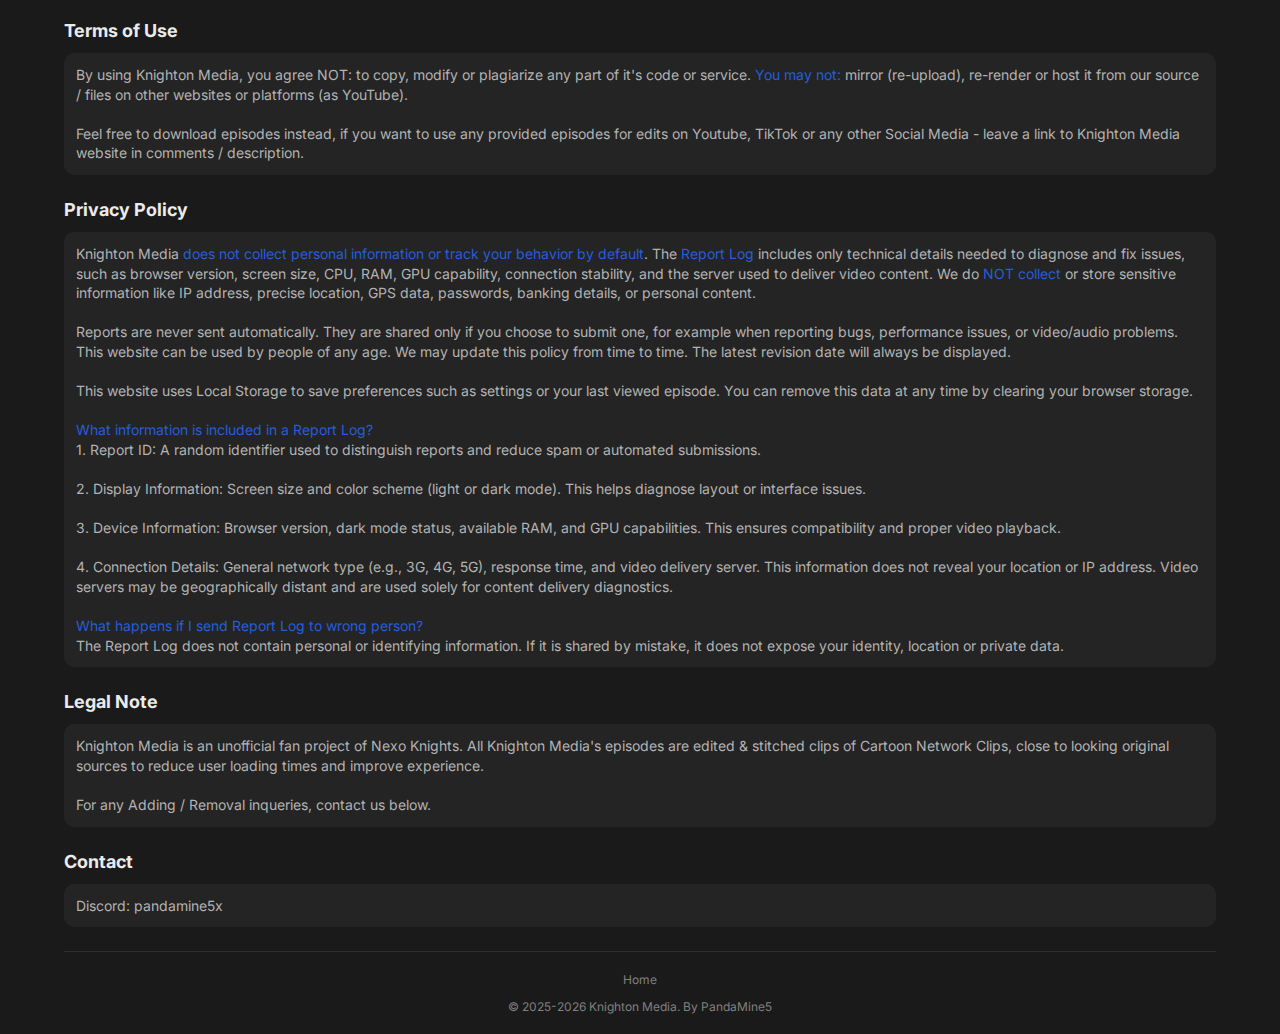
<file: legal.html>
<!doctype html>
<html lang="en">
  <head>
    <meta charset="UTF-8">
    <meta name="viewport" content="width=device-width, initial-scale=1">
    <title>Knighton Media | Legal</title>
    <meta name="description" content="Watch all 50+ Nexo Knights episodes in English, Ukrainian, German, Romanian at Knighton Media!">
 
    <meta property="og:title" content="Knighton Media - Nexo Knights for Free">
    <meta property="og:type" content="website">  
    <meta property="og:image" content=".avif">

    <link rel="icon" type="image/png" href="assets/favicon-96x96.png" sizes="96x96">
    <link rel="icon" type="image/svg+xml" href="assets/favicon.svg">
    <link rel="apple-touch-icon" sizes="180x180" href="assets/apple-touch-icon.png">
    <meta name="apple-mobile-web-app-title" content="Knighton Media">
    <link rel="canonical" href="https://pandamine5.github.io/knighton-media">
    <link rel="stylesheet" href="css/reset.css">
    <link rel="stylesheet" href="css/index.css">  
  </head>
  <body>
    <svg xmlns="http://www.w3.org/2000/svg" style="display: none" aria-hidden="true">
      <symbol id="icon-discord" viewBox="0 0 24 24" fill="currentColor">
        <path d="M20.317 4.37a19.791 19.791 0 0 0-4.885-1.515.074.074 0 0 0-.079.037c-.21.375-.444.864-.608 1.25a18.27 18.27 0 0 0-5.487 0 12.64 12.64 0 0 0-.617-1.25.077.077 0 0 0-.079-.037A19.736 19.736 0 0 0 3.677 4.37a.07.07 0 0 0-.032.027C.533 9.046-.32 13.58.099 18.057a.082.082 0 0 0 .031.057 19.9 19.9 0 0 0 5.993 3.03.078.078 0 0 0 .084-.028 14.09 14.09 0 0 0 1.226-1.994.076.076 0 0 0-.041-.106 13.107 13.107 0 0 1-1.872-.892.077.077 0 0 1-.008-.128 10.2 10.2 0 0 0 .372-.292.074.074 0 0 1 .077-.01c3.928 1.793 8.18 1.793 12.062 0a.074.074 0 0 1 .078.01c.12.098.246.198.373.292a.077.077 0 0 1-.006.127 12.299 12.299 0 0 1-1.873.892.077.077 0 0 0-.041.107c.36.698.772 1.362 1.225 1.993a.076.076 0 0 0 .084.028 19.839 19.839 0 0 0 6.002-3.03.077.077 0 0 0 .032-.054c.5-5.177-.838-9.674-3.549-13.66a.061.061 0 0 0-.031-.03zM8.02 15.33c-1.183 0-2.157-1.085-2.157-2.419 0-1.333.956-2.419 2.157-2.419 1.21 0 2.176 1.096 2.157 2.42 0 1.333-.956 2.418-2.157 2.418zm7.975 0c-1.183 0-2.157-1.085-2.157-2.419 0-1.333.955-2.419 2.157-2.419 1.21 0 2.176 1.096 2.157 2.42 0 1.333-.946 2.418-2.157 2.418z"></path>
      </symbol>
      <symbol id="icon-github" viewBox="0 0 98 96" fill="currentColor">
        <path fill-rule="evenodd" clip-rule="evenodd" d="M48.854 0C21.839 0 0 22 0 49.217c0 21.756 13.993 40.172 33.405 46.69 2.427.49 3.316-1.059 3.316-2.362 0-1.141-.08-5.052-.08-9.127-13.59 2.934-16.42-5.867-16.42-5.867-2.184-5.704-5.42-7.17-5.42-7.17-4.448-3.015.324-3.015.324-3.015 4.934.326 7.523 5.052 7.523 5.052 4.367 7.496 11.404 5.378 14.235 4.074.404-3.178 1.699-5.378 3.074-6.6-10.839-1.141-22.243-5.378-22.243-24.283 0-5.378 1.94-9.778 5.014-13.2-.485-1.222-2.184-6.275.486-13.038 0 0 4.125-1.304 13.426 5.052a46.97 46.97 0 0 1 12.214-1.63c4.125 0 8.33.571 12.213 1.63 9.302-6.356 13.427-5.052 13.427-5.052 2.67 6.763.97 11.816.485 13.038 3.155 3.422 5.015 7.822 5.015 13.2 0 18.905-11.404 23.06-22.324 24.283 1.78 1.548 3.316 4.481 3.316 9.126 0 6.6-.08 11.897-.08 13.526 0 1.304.89 2.853 3.316 2.364 19.412-6.52 33.405-24.935 33.405-46.691C97.707 22 75.788 0 48.854 0z"/>
      </symbol>
      <symbol id="icon-curseforge" viewBox="0 0 24 24" fill="currentColor" stroke-width="1">
        <path d="M18.326 9.2145S23.2261 8.4418 24 6.1882h-7.5066V4.4H0l2.0318 2.3576V9.173s5.1267 -0.2665 7.1098 1.2372c2.7146 2.516 -3.053 5.917 -3.053 5.917L5.0995 19.6c1.5465 -1.4726 4.494 -3.3775 9.8983 -3.2857 -2.0565 0.65 -4.1245 1.6651 -5.7344 3.2857h10.9248l-1.0288 -3.2726s-7.918 -4.6688 -0.8336 -7.1127z"></path>
      </symbol>
      <symbol id="icon-patreon" width="90%" height="90%" viewBox="0 0 1080 1080" fill="currentColor">
        <path d="M1033.05,324.45c-0.19-137.9-107.59-250.92-233.6-291.7c-156.48-50.64-362.86-43.3-512.28,27.2 C106.07,145.41,49.18,332.61,47.06,519.31c-1.74,153.5,13.58,557.79,241.62,560.67c169.44,2.15,194.67-216.18,273.07-321.33 c55.78-74.81,127.6-95.94,216.01-117.82C929.71,603.22,1033.27,483.3,1033.05,324.45z"/>
      </symbol>
    </svg>
    <main class="global-margin" style="margin-top: 1.25rem;">
      <div class="text-header">Terms of Use</div>
      <div class="about__carousel-container">
        <div class="about__description-box">
          By using Knighton Media, you agree NOT: to copy, modify or plagiarize any part of it's code or
          service. <span class="highlight--blue">You may not:</span> mirror (re-upload), re-render or host it
          from our source / files on other websites or platforms (as YouTube). <br /><br />
          Feel free to download episodes instead, if you want to use any provided episodes for edits on
          Youtube, TikTok or any other Social Media - leave a link to Knighton Media website in comments /
          description.
        </div>
      </div>
      <div class="text-header">Privacy Policy</div>
      <div class="about__carousel-container">
        <div class="about__description-box">
  Knighton Media <span class="highlight--blue">does not collect personal information or track your behavior by default</span>.
  The <a class="highlight--blue" href="index.html#report-log">Report Log</a> includes only technical details needed to diagnose and fix issues, such as browser version, screen size, CPU, RAM, GPU capability, connection stability, and the server used to deliver video content.
  We do <span class="highlight--blue">NOT collect</span> or store sensitive information like IP address, precise location, GPS data, passwords, banking details, or personal content.
  <br /><br />
  Reports are never sent automatically. They are shared only if you choose to submit one, for example when reporting bugs, performance issues, or video/audio problems.
  This website can be used by people of any age. We may update this policy from time to time. The latest revision date will always be displayed.
  <br /><br />
  This website uses Local Storage to save preferences such as settings or your last viewed episode. You can remove this data at any time by clearing your browser storage.
<br /><br />

  <span class="highlight--blue">What information is included in a Report Log?</span>
<div>1. Report ID: A random identifier used to distinguish reports and reduce spam or automated submissions.<br /><br />
2. Display Information: Screen size and color scheme (light or dark mode). This helps diagnose layout or interface issues.<br /><br />
3. Device Information: Browser version, dark mode status, available RAM, and GPU capabilities. This ensures compatibility and proper video playback.<br /><br />
4. Connection Details: General network type (e.g., 3G, 4G, 5G), response time, and video delivery server. This information does not reveal your location or IP address. Video servers may be geographically distant and are used solely for content delivery diagnostics.</div><br />

<span class="highlight--blue">What happens if I send Report Log to wrong person?</span>
<div>The Report Log does not contain personal or identifying information. If it is shared by mistake, it does not expose your identity, location or private data.</div>
       </div>
      </div>
      <div class="text-header">Legal Note</div>
      <div class="about__carousel-container">
        <div class="about__description-box">
          Knighton Media is an unofficial fan project of Nexo Knights. All Knighton Media's episodes are
          edited & stitched clips of Cartoon Network Clips, close to looking original sources to reduce user
          loading times and improve experience.
          <br /><br />
          For any Adding / Removal inqueries, contact us below.
        </div>
      </div>
      <div class="text-header">Contact</div>
      <div id="contact" class="about__carousel-container">
        <div class="about__description-box">
          <!--Email: help@gmail.com <br />-->
          Discord: pandamine5x
        </div>
      </div>
    </main>
    <footer class="footer__info global-margin">
      <div class="line-divider"></div>
      <div class="footer__links">
        <a class="footer__text" href="index.html">Home</a>
      </div>
      <div class="footer__text">© 2025-2026 Knighton Media. By PandaMine5</div>
    </footer>
    <script src="js/misc.js" type="module" defer></script>
  </body>
</html>
</file>
<file: css/index.css>
.svg-icon {
    display: block;
    width: 1em;
    aspect-ratio: 1;
}

.global-margin {
    margin: 0 clamp(1.25rem, 5vw, 4rem);
}

.line-divider {
    width: 100%;
    height: 1px;
    background: hsl(0 0% 18%);
    margin: 1.25rem 0;
}

.highlight--blue {
    color: hsl(221, 72%, 50%);
}

.text-header {
    font-size: clamp(0.875rem, 3.5vw, 1.125rem);
    font-weight: 700;
    color: hsl(0 0% 92%);
    margin-bottom: clamp(0.625rem, 3.5vw, 0.75rem);

    &.margin-small {
        margin-bottom: 0.25rem;
    }
}

.primary-button {
    --icon-size: 0.75rem;
    display: inline-flex;
    flex-shrink: 0;
    align-items: center;
    justify-content: center;
    font-size: clamp(0.75rem, 3.5vw, 0.875rem);
    font-weight: 500;
    border-radius: 100vmax;
    background: hsl(0 0% 16%);
    box-shadow:
        0 0.625px hsl(0 0% 100% / 0.25) inset,
        0 1px hsl(0 0% 0% / 0.1);
    gap: 0.325rem;
    padding: 0.5rem 1rem;

    &.round {
        padding: 0.5rem;

        & svg {
            width: calc(var(--icon-size) * 1.2);
            aspect-ratio: 1;
        }
    }
    
    &:active {
        background: hsl(0 0% 20%);
    }

    &.hidden {
        display: none;
    }
}

#hero-section {
    width: 100%;
    display: flex;
    flex-direction: column;
    align-items: center;
    overflow-x: hidden;
}

 .hero__wrapper {
   position: relative;
   display: flex;
   align-items: center;
   justify-content: center;
   width: 100%;   
   aspect-ratio: 16 / 9.5;
   background: url('../bg.avif') center center / cover no-repeat;
} 

.hero__wrapper6 {
    position: relative;
    display: block;
    width: 100%;
    height: clamp(120px, 30vh, 350px);
    object-fit: cover;
}

.hero__overlay {
    position: absolute;
    width: 100%;
    height: 100%;
    background: hsl(0 0% 0% / 0.15);
    z-index: 1;
}

.hero__logo {
    position: absolute;
    top: 25%;
    width: 50%;
    height: auto;
    opacity: 0.75;
    filter: drop-shadow(0px 0px 6px black);
    z-index: 1;
}

.hero__content {
    position: relative;
    text-align: center;
    margin-bottom: 1.25rem;
}

.hero__title {
    font-size: clamp(2rem, 7vw, 2.25rem);
    font-weight: 800;
    margin-top: 0.75rem;
    margin-bottom: 0.25rem;
}

.hero__description {
    font-size: clamp(0.75rem, 3.5vw, 1rem);
    font-weight: 500;
    color: hsl(0, 0%, 65%);
    line-height: 1.3;
    margin: 0 2.5rem;
    margin-bottom: 0.5rem;
    user-select: text;
    -webkit-user-select: text;
}
.dropdown-wrapper {
    position: relative;
    display: inline-block;
}

.dropdown-button {
    display: inline-flex;
    align-items: center;
    gap: 0.25em;
    font-size: clamp(0.875rem, 3.5vw, 1.125rem);
    font-weight: 700;
    margin-bottom: clamp(0.625rem, 3.5vw, 0.75rem);
}

.dropdown-menu {
    position: absolute;
    top: 0;
    left: 0;
    width: 100%;
    height: 100%;
    padding: 16px 10px;
    opacity: 0;
    pointer-events: none;

    &:focus {
        pointer-events: auto;
    }
}

.extras__container,
.episode__container,
.character__container,
.about__carousel-container {
    position: relative;
    display: flex;
    gap: clamp(14px, 1.5vw, 20px);
}

.extras__container,
.episode__container,
.character__container {
    overflow-x: auto;
    scroll-snap-type: x proximity;
    -webkit-overflow-scrolling: touch;
}


.episode__item {
    width: 100%;
    flex: 0 0 64%;
    scroll-snap-align: start;
    overflow: hidden;
}

.episode__image-wrapper {
    position: relative;
    width: 100%;
    aspect-ratio: 16 / 9;
    border-radius: 8px;
    overflow: hidden;
}

.episode__image {
    display: block;
    width: 100%;
    height: 100%;
    object-fit: cover;
    filter: brightness(1.05) saturate(0.95);

    &.three-am-filter {
        filter: contrast(15) saturate(0.13) brightness(0.9);
    }
}

.episode__overlay {
    position: absolute;
    width: 100%;
    inset: 0;
}

.episode__rating {
    display: inline-flex;
    align-items: center;
    gap: 0.25em;
    font-size: 0.625rem;
    font-weight: 700;
    vertical-align: middle;
    position: absolute;
    right: 6px;
    bottom: 6px;
    background: hsl(0 0% 0% / 0.5);
    border-radius: inherit;
    padding: 4px 6px;

    &.excellent {
        color: hsl(157 100% 43%);
    }
    &.average {
        color: hsl(52 100% 52%);
    }
    &.poor {
        color: hsl(356 98% 65%);
    }
}

.episode__info {
    padding-inline: 0.325rem;
    padding-top: 0.5rem;
    padding-bottom: 0;
    text-align: left;
}

.episode__number {
    font-size: clamp(0.53125rem, 2.5vw, 0.625rem);
    font-weight: 600;
    color: hsla(0, 0%, 60%);
    letter-spacing: 0.06;
    margin-bottom: 0.125rem;
}

.episode__title,
.episode__description {
    display: -webkit-box;
    -webkit-box-orient: vertical;
    overflow: hidden;
}

.episode__title {
    line-clamp: 1;
    -webkit-line-clamp: 1;
    font-size: clamp(0.8125rem, 3.5vw, 0.875rem);
    font-weight: 500;
    color: hsl(0 0% 90%);
    margin-bottom: 0rem;
}

.episode__description {
    line-clamp: 2;
    -webkit-line-clamp: 2;
    font-size: clamp(0.75rem, 3.5vw, 0.8125rem);
    font-weight: 500;
    line-height: 1.3;
    color: hsl(0, 0%, 60%);
    margin-bottom: 0.125rem;
    user-select: text;
    -webkit-user-select: text;
}

.episode__metadata {
    font-size: clamp(0.625rem, 3.5vw, 0.75rem);
    font-weight: 600;
    color: hsl(0, 0%, 40%);
}

.about__carousel-container {
    display: flex;
    margin-bottom: 1.5rem;
}

.about__title {
    font-size: clamp(0.75rem, 3.5vw, 0.875rem);
    font-weight: 600;
    color: white;
    margin-bottom: 0.125rem;
    user-select: none;
    -webkit-user-select: none;    
}

.about__description-box {
    width: 100%;
    flex: 0 0 100%;
    font-size: clamp(0.75rem, 3.5vw, 0.875rem);
    color: hsl(0 0% 70%);
    line-height: 1.4;
    border-radius: 10px;
    background: hsl(0 0% 14%);
    padding: 0.75rem;
    scroll-snap-align: start;
    user-select: text;
    -webkit-user-select: text;    
}


.about__log-wrapper {
  position: relative;
  border-radius: inherit;
  background: var(--dark-ultra);
  margin: 0.5rem 0;
  overflow: hidden;
}

.about__log-copy-button {
  position: absolute;
  top: 50%;
  right: 0.5rem;
  transform: translateY(-50%);

  display: flex;
  align-items: center;
  justify-content: center;
  font-size: inherit;
  font-weight: 500;
  color: hsl(0 0% 70%);
  border-radius: 6px;
  background: hsl(0 0% 14%);
  box-shadow:
        0 0.5px hsl(0 0% 100% / 0.25) inset,
        0 0.75px hsl(0 0% 0% / 0.25);
  padding: 0.5rem; 
  z-index: 1;
  
  &:active {
    background: hsl(0 0% 20%);
  }
}

.about__log {
  overflow: auto;
  white-space: pre;
  font-family: monospace;
  line-height: 1.4;
  padding: 0.75rem;
  -webkit-overflow-scrolling: touch;
  user-select: none;
  -webkit-user-select: none;
}

.footer__info {
    text-align: center;
    padding-bottom: 1.25rem;
}

.footer__links {
    display: flex;
    justify-content: center;
    gap: 0.75rem;
    margin: 0 1.25rem;
    margin-bottom: 0.75rem;
}

.footer__icon {
    font-size: clamp(1.125rem, 3.5vw, 1.375rem);

    &:hover {
        color: hsl(0 0% 50%);
    }
}

.footer__text {
    font-size: clamp(0.625rem, 3.5vw, 0.75rem);
    color: hsl(0 0% 50%);
    transition: color 0.24s ease;
    &:hover {
        color: hsl(0 0% 90%);
    }
}

@media (min-width: 430px) {
    .episode__item {
        flex: 0 0 55%;
    }
}

@media (min-width: 560px) {
    .episode__item {
        flex: 0 0 40%;
    }

    .episode__title {
        margin-bottom: 0.125rem;
    }
}

@media (min-width: 720px) {
    .episode__item {
        flex: 0 0 29%;
    }
}

@media (min-width: 1024px) {
    .episode__item {
        flex: 0 0 20%;
    }
}


.extras__container,
.episode__container,
.character__container,
.about__carousel-container {
    scrollbar-width: thin;
    scrollbar-color: hsl(0 0% 30%) hsl(0 0% 12%);
}

.about__report-log {
    scrollbar-width: thin;
    scrollbar-color: hsl(0 0% 30%) hsl(0 0% 12%);
}

.extras__container::-webkit-scrollbar,
.episode__container::-webkit-scrollbar,
.character__container::-webkit-scrollbar,
.about__carousel-container::-webkit-scrollbar,
.about__report-log::-webkit-scrollbar {
    height: 8px;
}

.extras__container::-webkit-scrollbar-track,
.episode__container::-webkit-scrollbar-track,
.character__container::-webkit-scrollbar-track,
.about__carousel-container::-webkit-scrollbar-track,
.about__report-log::-webkit-scrollbar-track {
    background: hsl(0 0% 12%);
    border-radius: 10px;
}

.extras__container::-webkit-scrollbar-thumb,
.episode__container::-webkit-scrollbar-thumb,
.character__container::-webkit-scrollbar-thumb,
.about__carousel-container::-webkit-scrollbar-thumb,
.about__report-log::-webkit-scrollbar-thumb {
    background: hsl(0 0% 30%);
    border-radius: 10px;
}

.extras__container::-webkit-scrollbar-thumb:hover,
.episode__container::-webkit-scrollbar-thumb:hover,
.character__container::-webkit-scrollbar-thumb:hover,
.about__carousel-container::-webkit-scrollbar-thumb:hover,
.about__report-log::-webkit-scrollbar-thumb:hover {
    background: hsl(0 0% 45%);
}
</file>
<file: css/episode.css>
.main-episode__image-wrapper {
    position: relative;
    width: 100%;
}

.main-episode__image {
    display: block;
    width: 100%;
    aspect-ratio: 16 / 9.5;
    object-fit: cover;
    filter: saturate(0.95);
}

.main-episode__container {
    display: flex;
    align-items: center;
    flex-direction: column;
}

.main-episode__number {
    font-size: clamp(0.625rem, 3vw, 0.75rem);
    font-weight: 500;
    color: hsl(0, 0%, 70%);
    margin-top: 0.75rem;
    margin-bottom: 0.125rem;
}

.main-episode__title {
    all: unset;
    font-size: clamp(0.75rem, 3vw, 0.875rem);
    font-weight: 500;
    margin-bottom: 0.5rem;
}

.main-episode__button-wrapper {
    display: flex;
    align-items: center;
    gap: 0.325rem;
}

.main-episode__meta-wrapper {
    display: flex;
    flex-direction: column;
    align-self: flex-start;
}

.main-episode__description {
    all: unset;
    display: -webkit-box;
    -webkit-line-clamp: 2;
    -webkit-box-orient: vertical;
    overflow: hidden;

    font-size: clamp(0.75rem, 3vw, 0.875rem);
    color: hsl(0, 0%, 70%);
    text-align: left;
    margin-bottom: 0.325rem;
    user-select: text;
    -webkit-user-select: text;    
    cursor: pointer;
}

.main-episode__meta {
    display: flex;
    font-size: clamp(0.625rem, 3vw, 0.75rem);
    font-weight: 600;
    color: hsl(0, 0%, 50%);
    gap: clamp(0.125rem, 5vw, 0.325rem);
}

.main-episode__metatag {
    font-size: clamp(0.625rem, 3vw, 0.75rem);
    font-weight: 700;
    border-radius: 2px;
    border: 1px solid hsl(0, 0%, 65%);
    background: hsl(0 0% 65%);
    padding: 0 2px;

    &.bg {
        color: var(--dark-ultra);
    }

    &.no-bg {
        color: hsl(0, 0%, 65%);
        background: transparent;
    }

    &.hidden {
        display: none;
    }
}

.rating__container {
    display: flex;
    flex-direction: column;
    align-items: flex-start;
    color: hsl(0 0% 95%);
}

.rating__value {
    font-size: 1.5rem;
    font-weight: 700;
    line-height: 1.3;
}

.rating__max {
    font-size: 0.625rem;
    font-weight: 500;
}

.info__container {
    margin: 0;
}

.info__title {
    font-size: clamp(0.675rem, 3vw, 0.75rem);
    color: hsl(0, 0%, 70%);
    margin-top: 0.5rem;
    margin-bottom: 0.125rem;
}

.info__description {
    font-size: clamp(0.675rem, 3vw, 0.75rem);
    margin-top: 0.25rem;
    margin-bottom: 1rem;
}

@media (min-width: 560px) {
	
	#video {
	aspect-ratio: 16 / 7.5;
	}
.main-episode__image {
	aspect-ratio: 16 / 7.5;
	}
}
</file>
